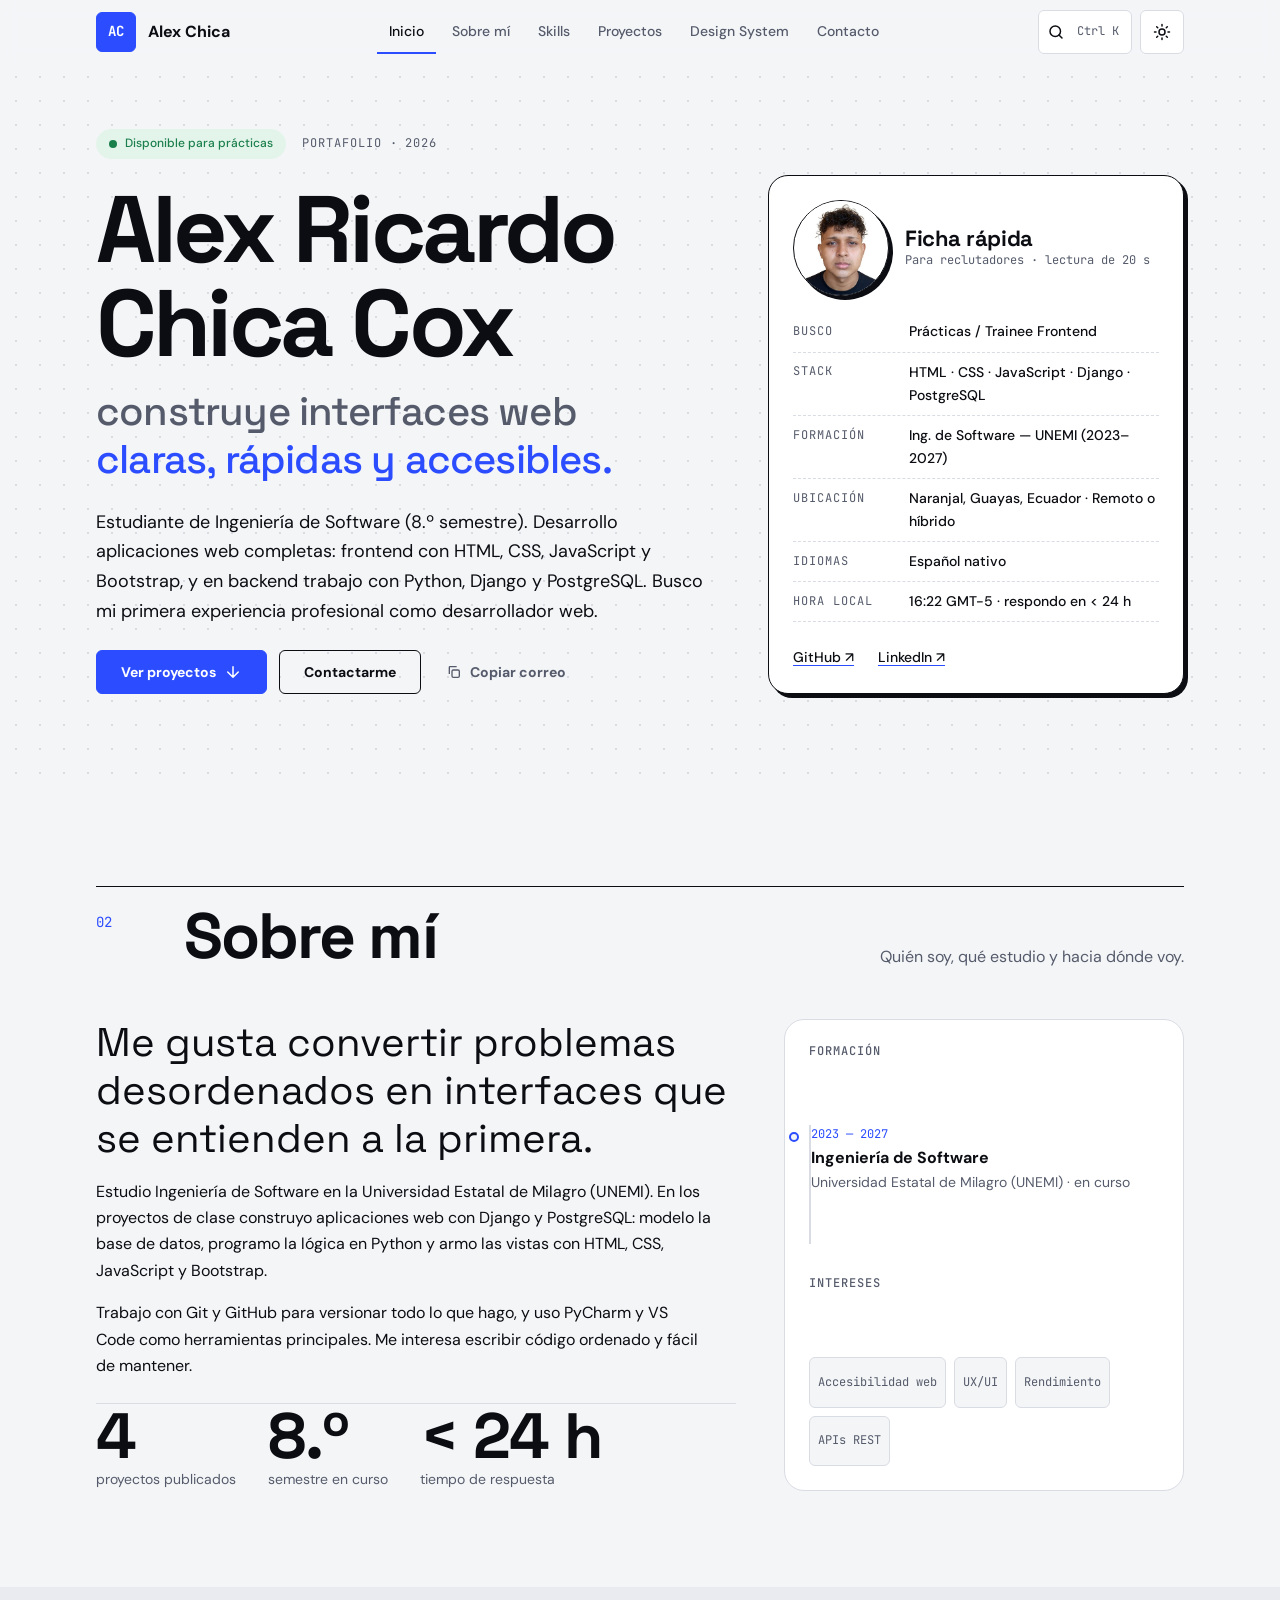
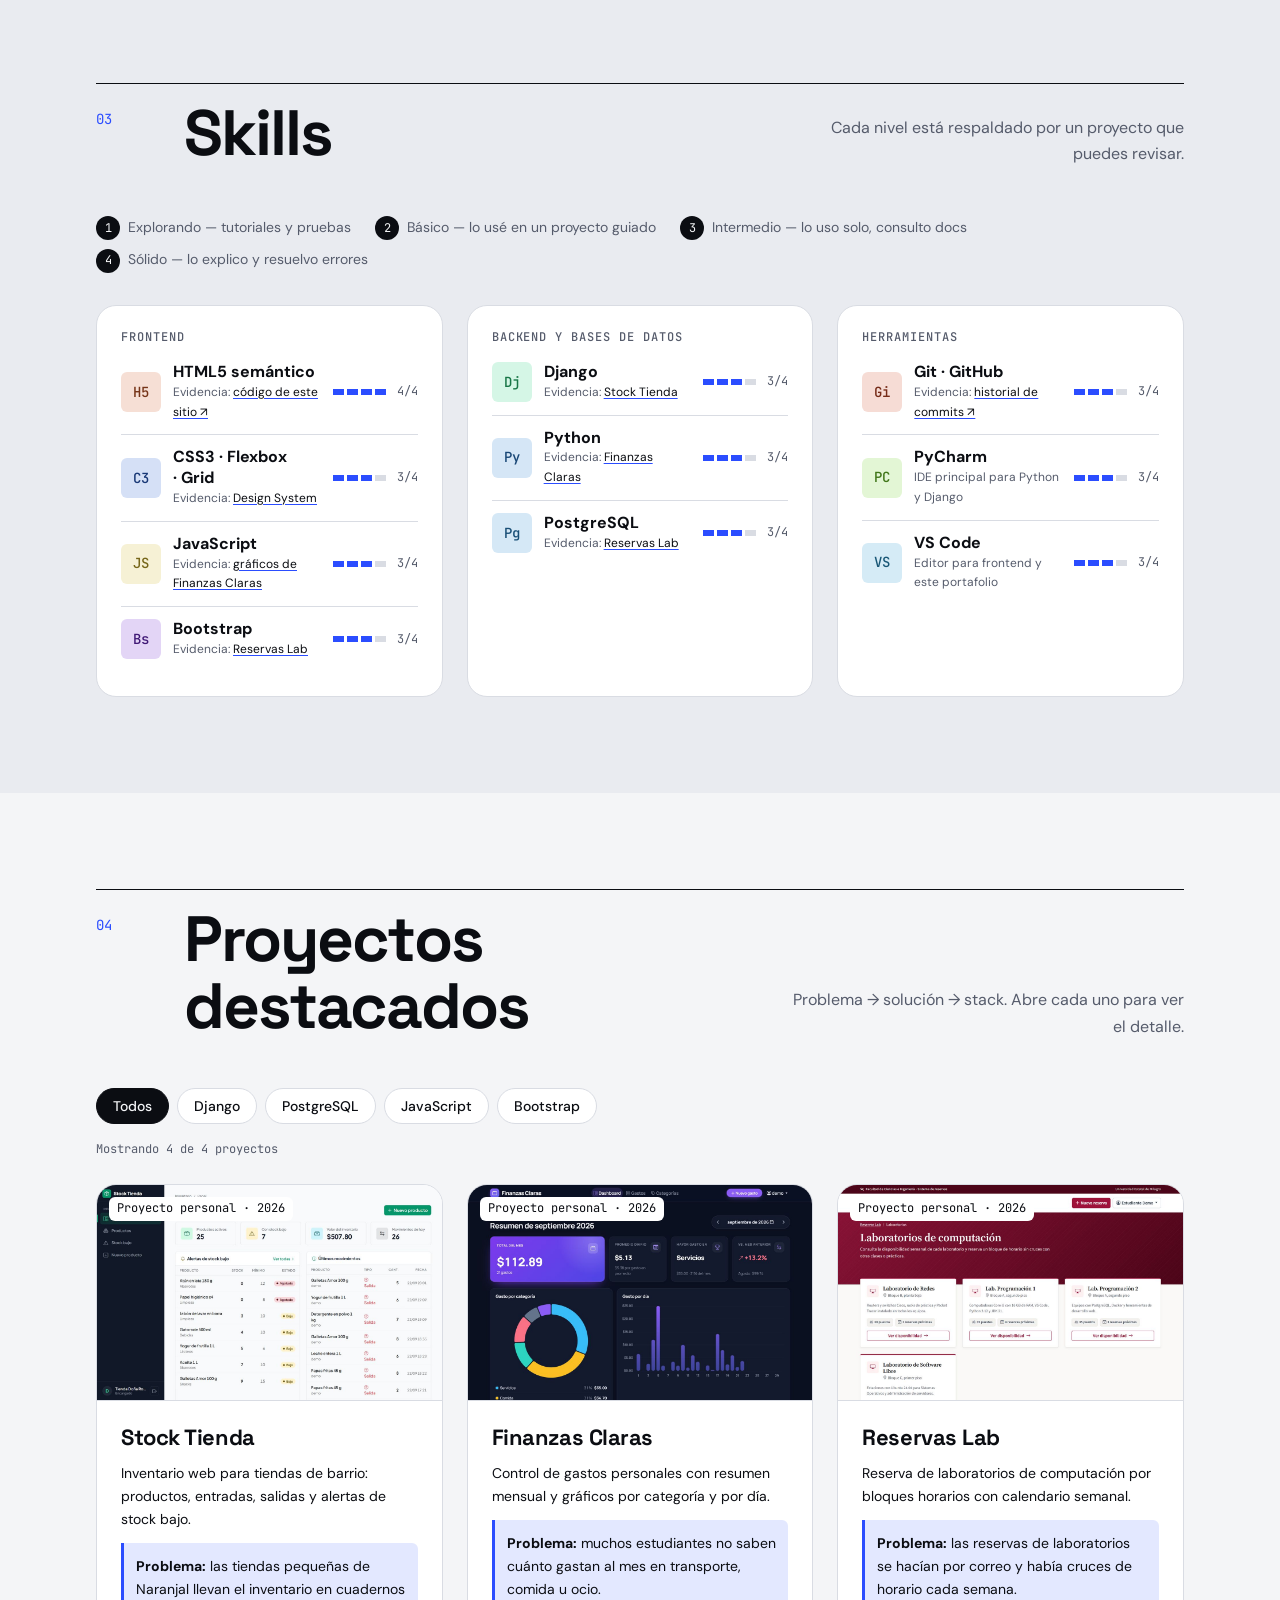
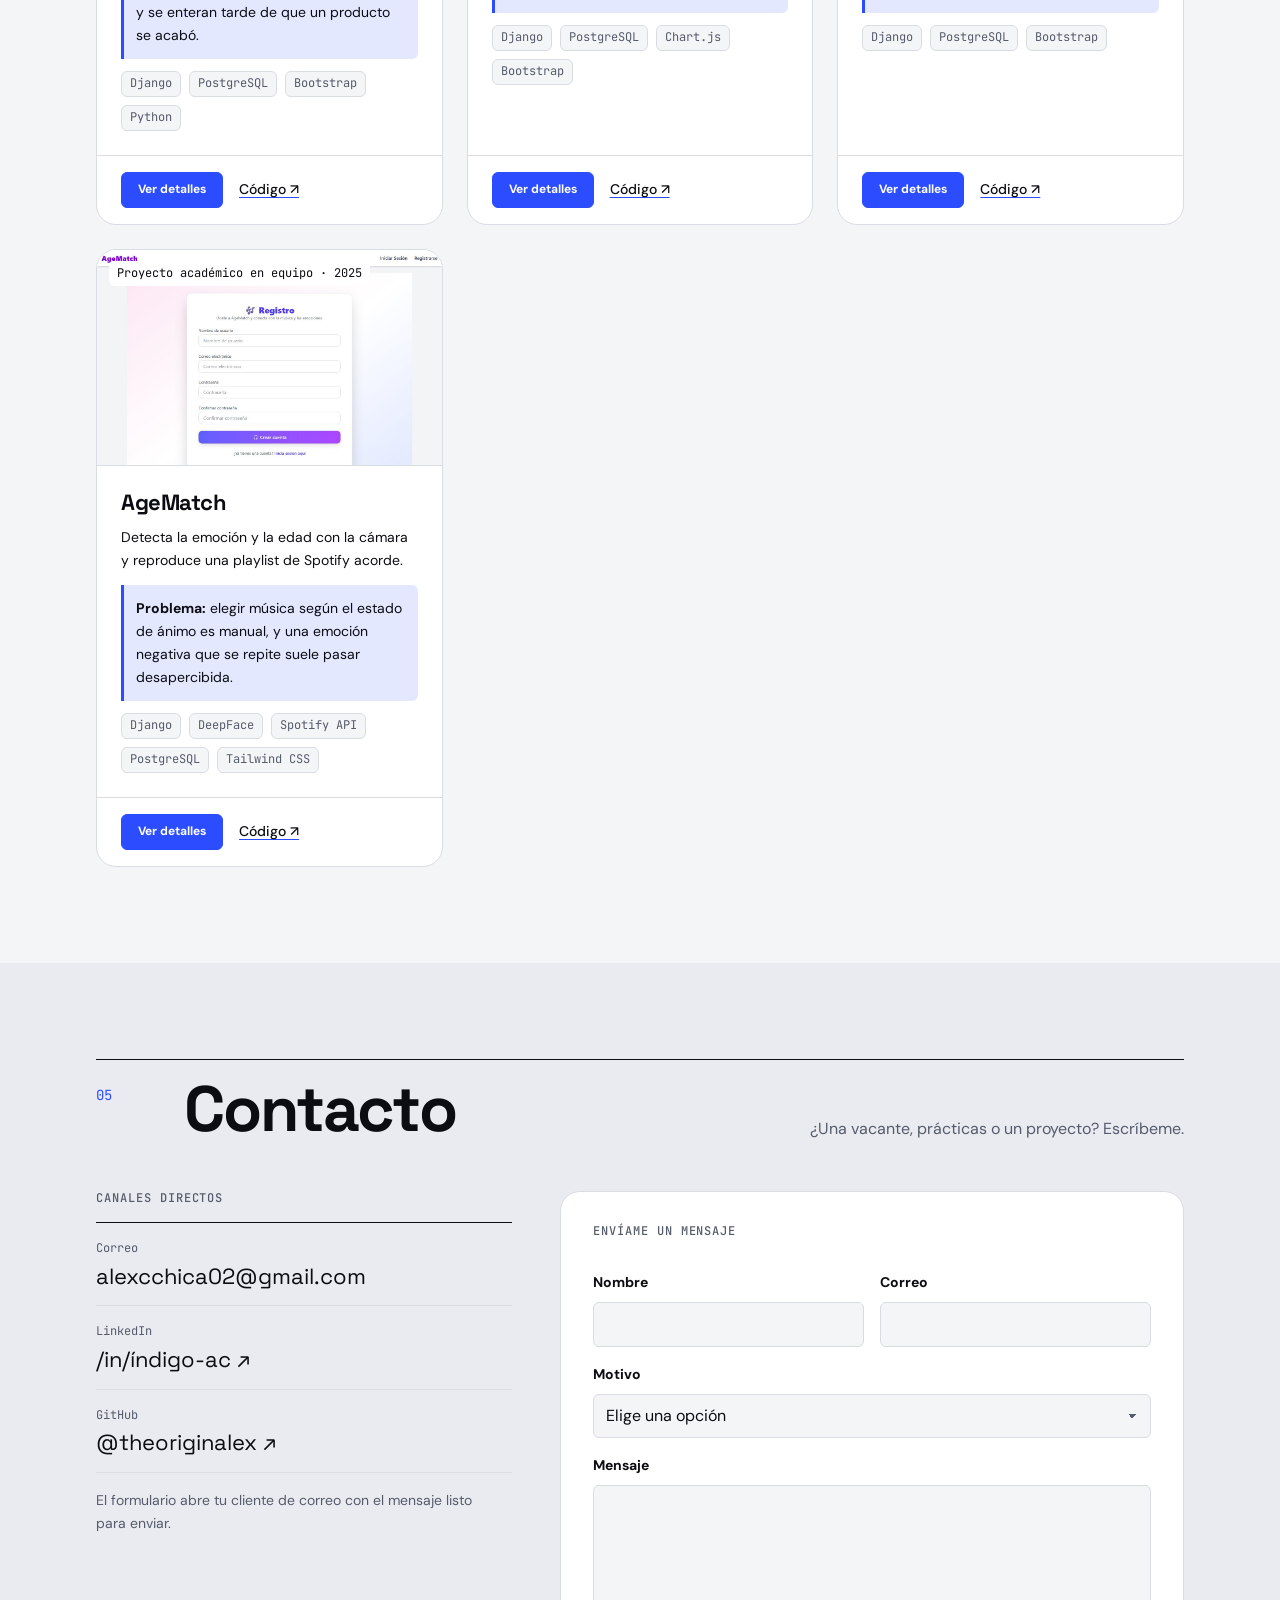
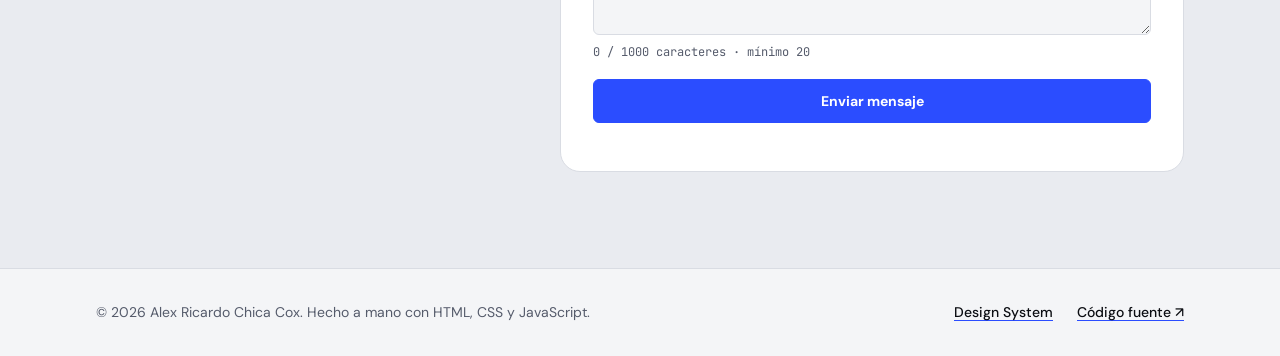
<file: index.html>
<!DOCTYPE html>
<html lang="es">
<head>
  <meta charset="UTF-8">
  <meta name="viewport" content="width=device-width, initial-scale=1.0">
  <title>Alex Chica — Desarrollador Web</title>
  <meta name="description" content="Portafolio de Alex Ricardo Chica Cox: estudiante de Ingeniería de Software enfocado en desarrollo web. Proyectos, habilidades y contacto.">
  <meta name="theme-color" content="#f4f5f7">
  <link rel="icon" href="assets/icons/favicon.svg" type="image/svg+xml">

  <link rel="preconnect" href="https://fonts.googleapis.com">
  <link rel="preconnect" href="https://fonts.gstatic.com" crossorigin>
  <link rel="stylesheet" href="https://fonts.googleapis.com/css2?family=DM+Sans:opsz,wght@9..40,400;9..40,500;9..40,700&family=JetBrains+Mono:wght@400;500&family=Space+Grotesk:wght@500;700&display=swap">

  <link rel="stylesheet" href="css/tokens.css">
  <link rel="stylesheet" href="css/base.css">
  <link rel="stylesheet" href="css/layout.css">
  <link rel="stylesheet" href="css/components.css">

  <script src="js/theme-init.js"></script>
  <script src="js/theme.js" defer></script>
  <script src="js/navigation.js" defer></script>
  <script src="js/projects.js" defer></script>
  <script src="js/contact.js" defer></script>
  <script src="js/command-palette.js" defer></script>
  <script src="js/effects.js" defer></script>
</head>
<body>
  <a class="skip-link" href="#contenido">Saltar al contenido</a>

  <header class="site-header" data-header>
    <div class="container site-header__inner">
      <a class="brand" href="#inicio" aria-label="Alex Chica, ir al inicio">
        <span class="brand__mark" aria-hidden="true">AC</span>
        <span class="brand__name">Alex Chica</span>
      </a>

      <nav class="nav" aria-label="Principal">
        <ul class="nav__list" id="nav-list" data-nav-list>
          <li><a class="nav__link" href="#inicio">Inicio</a></li>
          <li><a class="nav__link" href="#sobre-mi">Sobre mí</a></li>
          <li><a class="nav__link" href="#skills">Skills</a></li>
          <li><a class="nav__link" href="#proyectos">Proyectos</a></li>
          <li><a class="nav__link" href="design-system.html">Design System</a></li>
          <li><a class="nav__link" href="#contacto">Contacto</a></li>
        </ul>
      </nav>

      <div class="site-header__actions">
        <button class="icon-button palette-trigger" type="button" data-palette-open aria-label="Abrir buscador de comandos (Ctrl + K)">
          <svg aria-hidden="true" viewBox="0 0 24 24" width="18" height="18"><circle cx="11" cy="11" r="7" fill="none" stroke="currentColor" stroke-width="2"/><path d="m20 20-4-4" stroke="currentColor" stroke-width="2" stroke-linecap="round"/></svg>
          <kbd class="palette-trigger__kbd">Ctrl K</kbd>
        </button>
        <button class="icon-button" type="button" data-theme-toggle aria-label="Cambiar a tema oscuro">
          <svg class="icon-sun" aria-hidden="true" viewBox="0 0 24 24" width="18" height="18"><circle cx="12" cy="12" r="4" fill="none" stroke="currentColor" stroke-width="2"/><path d="M12 2v2M12 20v2M4.9 4.9l1.4 1.4M17.7 17.7l1.4 1.4M2 12h2M20 12h2M4.9 19.1l1.4-1.4M17.7 6.3l1.4-1.4" stroke="currentColor" stroke-width="2" stroke-linecap="round"/></svg>
          <svg class="icon-moon" aria-hidden="true" viewBox="0 0 24 24" width="18" height="18"><path d="M20 14.5A8 8 0 0 1 9.5 4a8 8 0 1 0 10.5 10.5Z" fill="none" stroke="currentColor" stroke-width="2" stroke-linejoin="round"/></svg>
        </button>
        <button class="icon-button nav-toggle" type="button" data-nav-toggle aria-controls="nav-list" aria-expanded="false" aria-label="Abrir menú">
          <span class="nav-toggle__bars" aria-hidden="true"></span>
        </button>
      </div>
    </div>
  </header>

  <main id="contenido">
    <section class="hero" id="inicio" aria-labelledby="hero-title">
      <div class="container hero__grid">
        <div class="hero__intro">
          <p class="hero__meta">
            <span class="status-pill"><span class="status-pill__dot" aria-hidden="true"></span>Disponible para prácticas</span>
            <span class="hero__meta-text">Portafolio · <span data-year>2026</span></span>
          </p>

          <h1 class="hero__title" id="hero-title">
            Alex Ricardo Chica Cox
            <span class="hero__role">construye interfaces web <em>claras, rápidas y accesibles.</em></span>
          </h1>

          <p class="hero__lead">
            Estudiante de Ingeniería de Software (8.º semestre). Desarrollo aplicaciones web completas: frontend con HTML, CSS, JavaScript y Bootstrap,
            y en backend trabajo con Python, Django y PostgreSQL. Busco mi primera experiencia profesional como desarrollador web.
          </p>

          <div class="hero__actions">
            <a class="button button--primary" href="#proyectos">
              Ver proyectos
              <svg aria-hidden="true" viewBox="0 0 24 24" width="18" height="18"><path d="M12 5v14M5 12l7 7 7-7" fill="none" stroke="currentColor" stroke-width="2" stroke-linecap="round" stroke-linejoin="round"/></svg>
            </a>
            <a class="button button--secondary" href="#contacto">Contactarme</a>
            <button class="button button--ghost" type="button" data-copy="alexcchica02@gmail.com">
              <svg aria-hidden="true" viewBox="0 0 24 24" width="16" height="16"><rect x="9" y="9" width="11" height="11" rx="2" fill="none" stroke="currentColor" stroke-width="2"/><path d="M5 15V5a1 1 0 0 1 1-1h10" fill="none" stroke="currentColor" stroke-width="2"/></svg>
              Copiar correo
            </button>
          </div>
        </div>

        <aside class="spec-card" aria-labelledby="spec-title">
          <header class="spec-card__header">
            <figure class="spec-card__avatar">
              <img src="assets/img/alex-chica.jpg" alt="Fotografía de Alex Ricardo Chica Cox" width="413" height="553">
            </figure>
            <div>
              <h2 class="spec-card__title" id="spec-title">Ficha rápida</h2>
              <p class="spec-card__hint">Para reclutadores · lectura de 20 s</p>
            </div>
          </header>

          <dl class="spec-list">
            <div class="spec-list__row">
              <dt>Busco</dt>
              <dd>Prácticas / Trainee Frontend</dd>
            </div>
            <div class="spec-list__row">
              <dt>Stack</dt>
              <dd>HTML · CSS · JavaScript · Django · PostgreSQL</dd>
            </div>
            <div class="spec-list__row">
              <dt>Formación</dt>
              <dd>Ing. de Software — UNEMI (2023–2027)</dd>
            </div>
            <div class="spec-list__row">
              <dt>Ubicación</dt>
              <dd>Naranjal, Guayas, Ecuador · Remoto o híbrido</dd>
            </div>
            <div class="spec-list__row">
              <dt>Idiomas</dt>
              <dd>Español nativo</dd>
            </div>
            <div class="spec-list__row">
              <dt>Hora local</dt>
              <dd><time data-clock>--:--</time> · respondo en &lt; 24 h</dd>
            </div>
          </dl>

          <footer class="spec-card__footer">
            <a class="text-link" href="https://github.com/theoriginalex" target="_blank" rel="noopener noreferrer">GitHub ↗</a>
            <a class="text-link" href="https://www.linkedin.com/in/%C3%ADndigo-ac-18b755331" target="_blank" rel="noopener noreferrer">LinkedIn ↗</a>
          </footer>
        </aside>
      </div>
    </section>

    <section class="section" id="sobre-mi" aria-labelledby="about-title">
      <div class="container">
        <header class="section-head reveal">
          <p class="section-head__index" aria-hidden="true">02</p>
          <h2 class="section-head__title" id="about-title">Sobre mí</h2>
          <p class="section-head__note">Quién soy, qué estudio y hacia dónde voy.</p>
        </header>

        <div class="about">
          <div class="about__text reveal">
            <p class="about__lead">
              Me gusta convertir problemas desordenados en interfaces que se entienden a la primera.
            </p>
            <p>
              Estudio Ingeniería de Software en la Universidad Estatal de Milagro (UNEMI). En los proyectos de clase construyo
              aplicaciones web con Django y PostgreSQL: modelo la base de datos, programo la lógica en Python y armo
              las vistas con HTML, CSS, JavaScript y Bootstrap.
            </p>
            <p>
              Trabajo con Git y GitHub para versionar todo lo que hago, y uso PyCharm y VS Code como herramientas
              principales. Me interesa escribir código ordenado y fácil de mantener.
            </p>

            <ul class="fact-list" aria-label="Datos clave">
              <li class="fact-list__item"><strong class="fact-list__value">4</strong> proyectos publicados</li>
              <li class="fact-list__item"><strong class="fact-list__value">8.º</strong> semestre en curso</li>
              <li class="fact-list__item"><strong class="fact-list__value">&lt; 24 h</strong> tiempo de respuesta</li>
            </ul>
          </div>

          <aside class="timeline-card reveal" aria-labelledby="education-title">
            <h3 class="timeline-card__title" id="education-title">Formación</h3>
            <ol class="timeline">
              <li class="timeline__item">
                <p class="timeline__date">2023 — 2027</p>
                <p class="timeline__what">Ingeniería de Software</p>
                <p class="timeline__where">Universidad Estatal de Milagro (UNEMI) · en curso</p>
              </li>
            </ol>

            <h3 class="timeline-card__title">Intereses</h3>
            <ul class="tag-list" aria-label="Intereses académicos">
              <li class="tag">Accesibilidad web</li>
              <li class="tag">UX/UI</li>
              <li class="tag">Rendimiento</li>
              <li class="tag">APIs REST</li>
            </ul>
          </aside>
        </div>
      </div>
    </section>

    <section class="section section--alt" id="skills" aria-labelledby="skills-title">
      <div class="container">
        <header class="section-head reveal">
          <p class="section-head__index" aria-hidden="true">03</p>
          <h2 class="section-head__title" id="skills-title">Skills</h2>
          <p class="section-head__note">Cada nivel está respaldado por un proyecto que puedes revisar.</p>
        </header>

        <aside class="level-legend reveal" aria-labelledby="legend-title">
          <h3 class="visually-hidden" id="legend-title">Cómo leer los niveles</h3>
          <ol class="level-legend__list">
            <li><span class="level-legend__n">1</span> Explorando — tutoriales y pruebas</li>
            <li><span class="level-legend__n">2</span> Básico — lo usé en un proyecto guiado</li>
            <li><span class="level-legend__n">3</span> Intermedio — lo uso solo, consulto docs</li>
            <li><span class="level-legend__n">4</span> Sólido — lo explico y resuelvo errores</li>
          </ol>
        </aside>

        <div class="skills-grid">
          <article class="skill-group reveal" aria-labelledby="sg-frontend">
            <h3 class="skill-group__title" id="sg-frontend">Frontend</h3>
            <ul class="skill-group__list">
              <li class="skill">
                <span class="skill__icon" style="--skill-hue: 18" aria-hidden="true">H5</span>
                <div class="skill__body">
                  <p class="skill__name">HTML5 semántico</p>
                  <p class="skill__proof">Evidencia: <a href="https://github.com/theoriginalex/Portafolio" target="_blank" rel="noopener noreferrer">código de este sitio ↗</a></p>
                </div>
                <span class="level" data-level="4"><span class="visually-hidden">Nivel 4 de 4: sólido</span></span>
              </li>
              <li class="skill">
                <span class="skill__icon" style="--skill-hue: 220" aria-hidden="true">C3</span>
                <div class="skill__body">
                  <p class="skill__name">CSS3 · Flexbox · Grid</p>
                  <p class="skill__proof">Evidencia: <a href="design-system.html">Design System</a></p>
                </div>
                <span class="level" data-level="3"><span class="visually-hidden">Nivel 3 de 4: intermedio</span></span>
              </li>
              <li class="skill">
                <span class="skill__icon" style="--skill-hue: 50" aria-hidden="true">JS</span>
                <div class="skill__body">
                  <p class="skill__name">JavaScript</p>
                  <p class="skill__proof">Evidencia: <a href="#proyecto-finanzas">gráficos de Finanzas Claras</a></p>
                </div>
                <span class="level" data-level="3"><span class="visually-hidden">Nivel 3 de 4: intermedio</span></span>
              </li>
              <li class="skill">
                <span class="skill__icon" style="--skill-hue: 265" aria-hidden="true">Bs</span>
                <div class="skill__body">
                  <p class="skill__name">Bootstrap</p>
                  <p class="skill__proof">Evidencia: <a href="#proyecto-reservas">Reservas Lab</a></p>
                </div>
                <span class="level" data-level="3"><span class="visually-hidden">Nivel 3 de 4: intermedio</span></span>
              </li>
            </ul>
          </article>

          <article class="skill-group reveal" aria-labelledby="sg-backend">
            <h3 class="skill-group__title" id="sg-backend">Backend y bases de datos</h3>
            <ul class="skill-group__list">
              <li class="skill">
                <span class="skill__icon" style="--skill-hue: 150" aria-hidden="true">Dj</span>
                <div class="skill__body">
                  <p class="skill__name">Django</p>
                  <p class="skill__proof">Evidencia: <a href="#proyecto-stock">Stock Tienda</a></p>
                </div>
                <span class="level" data-level="3"><span class="visually-hidden">Nivel 3 de 4: intermedio</span></span>
              </li>
              <li class="skill">
                <span class="skill__icon" style="--skill-hue: 210" aria-hidden="true">Py</span>
                <div class="skill__body">
                  <p class="skill__name">Python</p>
                  <p class="skill__proof">Evidencia: <a href="#proyecto-finanzas">Finanzas Claras</a></p>
                </div>
                <span class="level" data-level="3"><span class="visually-hidden">Nivel 3 de 4: intermedio</span></span>
              </li>
              <li class="skill">
                <span class="skill__icon" style="--skill-hue: 205" aria-hidden="true">Pg</span>
                <div class="skill__body">
                  <p class="skill__name">PostgreSQL</p>
                  <p class="skill__proof">Evidencia: <a href="#proyecto-reservas">Reservas Lab</a></p>
                </div>
                <span class="level" data-level="3"><span class="visually-hidden">Nivel 3 de 4: intermedio</span></span>
              </li>
            </ul>
          </article>

          <article class="skill-group reveal" aria-labelledby="sg-tools">
            <h3 class="skill-group__title" id="sg-tools">Herramientas</h3>
            <ul class="skill-group__list">
              <li class="skill">
                <span class="skill__icon" style="--skill-hue: 12" aria-hidden="true">Gi</span>
                <div class="skill__body">
                  <p class="skill__name">Git · GitHub</p>
                  <p class="skill__proof">Evidencia: <a href="https://github.com/theoriginalex" target="_blank" rel="noopener noreferrer">historial de commits ↗</a></p>
                </div>
                <span class="level" data-level="3"><span class="visually-hidden">Nivel 3 de 4: intermedio</span></span>
              </li>
              <li class="skill">
                <span class="skill__icon" style="--skill-hue: 95" aria-hidden="true">PC</span>
                <div class="skill__body">
                  <p class="skill__name">PyCharm</p>
                  <p class="skill__proof">IDE principal para Python y Django</p>
                </div>
                <span class="level" data-level="3"><span class="visually-hidden">Nivel 3 de 4: intermedio</span></span>
              </li>
              <li class="skill">
                <span class="skill__icon" style="--skill-hue: 200" aria-hidden="true">VS</span>
                <div class="skill__body">
                  <p class="skill__name">VS Code</p>
                  <p class="skill__proof">Editor para frontend y este portafolio</p>
                </div>
                <span class="level" data-level="3"><span class="visually-hidden">Nivel 3 de 4: intermedio</span></span>
              </li>
            </ul>
          </article>
        </div>
      </div>
    </section>

    <section class="section" id="proyectos" aria-labelledby="projects-title">
      <div class="container">
        <header class="section-head reveal">
          <p class="section-head__index" aria-hidden="true">04</p>
          <h2 class="section-head__title" id="projects-title">Proyectos destacados</h2>
          <p class="section-head__note">Problema → solución → stack. Abre cada uno para ver el detalle.</p>
        </header>

        <div class="filter-bar" role="group" aria-label="Filtrar proyectos por tecnología" data-filter-bar>
          <button class="chip" type="button" data-filter="all" aria-pressed="true">Todos</button>
          <button class="chip" type="button" data-filter="django" aria-pressed="false">Django</button>
          <button class="chip" type="button" data-filter="postgresql" aria-pressed="false">PostgreSQL</button>
          <button class="chip" type="button" data-filter="javascript" aria-pressed="false">JavaScript</button>
          <button class="chip" type="button" data-filter="bootstrap" aria-pressed="false">Bootstrap</button>
        </div>
        <p class="filter-status" aria-live="polite" data-filter-status>Mostrando 4 de 4 proyectos</p>

        <div class="projects-grid" data-projects>
          <article class="project-card" id="proyecto-stock" data-tags="django postgresql bootstrap">
            <figure class="project-card__media">
              <img src="assets/img/proyecto-stock.jpg" alt="Panel de Stock Tienda con indicadores de inventario, alertas de stock bajo y últimos movimientos" width="1200" height="750" loading="lazy">
              <figcaption class="project-card__caption">Proyecto personal · 2026</figcaption>
            </figure>
            <div class="project-card__body">
              <h3 class="project-card__title">Stock Tienda</h3>
              <p class="project-card__desc">Inventario web para tiendas de barrio: productos, entradas, salidas y alertas de stock bajo.</p>
              <p class="project-card__problem"><strong>Problema:</strong> las tiendas pequeñas de Naranjal llevan el inventario en cuadernos y se enteran tarde de que un producto se acabó.</p>
              <ul class="tag-list" aria-label="Tecnologías">
                <li class="tag">Django</li>
                <li class="tag">PostgreSQL</li>
                <li class="tag">Bootstrap</li>
                <li class="tag">Python</li>
              </ul>
            </div>
            <footer class="project-card__footer">
              <button class="button button--small button--primary" type="button" data-project-open>Ver detalles</button>
              <a class="text-link" href="https://github.com/theoriginalex/Stock-Tienda" target="_blank" rel="noopener noreferrer">Código ↗</a>
            </footer>
            <template data-project-details>
              <h3>La solución</h3>
              <p>Aplicación Django donde el stock solo cambia mediante movimientos de entrada o salida. Cada movimiento se guarda dentro de una transacción y una salida mayor al stock disponible se rechaza con un mensaje claro.</p>
              <h3>Funcionalidades</h3>
              <ul>
                <li>Panel con productos activos, stock bajo, valor del inventario y movimientos del día.</li>
                <li>Búsqueda por nombre o código, filtro por categoría y por stock bajo, con paginación.</li>
                <li>Historial de movimientos por producto y estados OK / Bajo / Agotado.</li>
                <li>14 pruebas automatizadas con el framework de tests de Django.</li>
              </ul>
              <h3>Qué aprendí</h3>
              <p>Usar transacciones y expresiones F() para evitar errores de concurrencia en el stock, y restricciones a nivel de base de datos.</p>
            </template>
          </article>
          <article class="project-card" id="proyecto-finanzas" data-tags="django postgresql bootstrap javascript">
            <figure class="project-card__media">
              <img src="assets/img/proyecto-finanzas.jpg" alt="Dashboard de Finanzas Claras con total del mes, gráfico de dona por categoría y gráfico de barras de gasto diario" width="1200" height="750" loading="lazy">
              <figcaption class="project-card__caption">Proyecto personal · 2026</figcaption>
            </figure>
            <div class="project-card__body">
              <h3 class="project-card__title">Finanzas Claras</h3>
              <p class="project-card__desc">Control de gastos personales con resumen mensual y gráficos por categoría y por día.</p>
              <p class="project-card__problem"><strong>Problema:</strong> muchos estudiantes no saben cuánto gastan al mes en transporte, comida u ocio.</p>
              <ul class="tag-list" aria-label="Tecnologías">
                <li class="tag">Django</li>
                <li class="tag">PostgreSQL</li>
                <li class="tag">Chart.js</li>
                <li class="tag">Bootstrap</li>
              </ul>
            </div>
            <footer class="project-card__footer">
              <button class="button button--small button--primary" type="button" data-project-open>Ver detalles</button>
              <a class="text-link" href="https://github.com/theoriginalex/Finanzas-Claras" target="_blank" rel="noopener noreferrer">Código ↗</a>
            </footer>
            <template data-project-details>
              <h3>La solución</h3>
              <p>Aplicación Django con registro de usuarios; cada persona ve solo sus propios gastos. El dashboard calcula los totales con agregaciones del ORM y los muestra con Chart.js.</p>
              <h3>Funcionalidades</h3>
              <ul>
                <li>Registro e inicio de sesión; al crear la cuenta se generan categorías por defecto.</li>
                <li>Dashboard mensual: total, promedio diario, categoría con más gasto y comparación con el mes anterior.</li>
                <li>CRUD de gastos y categorías con filtros por mes y categoría.</li>
                <li>19 pruebas automatizadas, incluida la protección de datos entre usuarios.</li>
              </ul>
              <h3>Qué aprendí</h3>
              <p>Agregaciones con Sum, Avg y TruncDay, cómo pasar datos de Django a JavaScript de forma segura con json_script, y filtrar siempre por el usuario autenticado.</p>
            </template>
          </article>
          <article class="project-card" id="proyecto-reservas" data-tags="django postgresql bootstrap">
            <figure class="project-card__media">
              <img src="assets/img/proyecto-reservas.jpg" alt="Página de inicio de Reservas Lab con las tarjetas de los laboratorios de computación de la facultad" width="1200" height="750" loading="lazy">
              <figcaption class="project-card__caption">Proyecto personal · 2026</figcaption>
            </figure>
            <div class="project-card__body">
              <h3 class="project-card__title">Reservas Lab</h3>
              <p class="project-card__desc">Reserva de laboratorios de computación por bloques horarios con calendario semanal.</p>
              <p class="project-card__problem"><strong>Problema:</strong> las reservas de laboratorios se hacían por correo y había cruces de horario cada semana.</p>
              <ul class="tag-list" aria-label="Tecnologías">
                <li class="tag">Django</li>
                <li class="tag">PostgreSQL</li>
                <li class="tag">Bootstrap</li>
              </ul>
            </div>
            <footer class="project-card__footer">
              <button class="button button--small button--primary" type="button" data-project-open>Ver detalles</button>
              <a class="text-link" href="https://github.com/theoriginalex/Reservas-Lab" target="_blank" rel="noopener noreferrer">Código ↗</a>
            </footer>
            <template data-project-details>
              <h3>La solución</h3>
              <p>Aplicación Django que valida en el modelo que una reserva no se cruce con otra del mismo laboratorio, y muestra la disponibilidad en un calendario semanal de lunes a sábado.</p>
              <h3>Funcionalidades</h3>
              <ul>
                <li>Calendario semanal por laboratorio con navegación entre semanas.</li>
                <li>Validación de cruces de horario, horario permitido y fechas pasadas.</li>
                <li>Sección "Mis reservas" para cancelar, y aprobación de reservas desde el admin de Django.</li>
                <li>18 pruebas automatizadas de validaciones y vistas.</li>
              </ul>
              <h3>Qué aprendí</h3>
              <p>Validaciones de negocio en el método clean() del modelo, consultas de solapamiento de horarios y personalizar el admin de Django con acciones.</p>
            </template>
          </article>
          <article class="project-card" id="proyecto-agematch" data-tags="django postgresql javascript">
            <figure class="project-card__media">
              <img src="assets/img/proyecto-agematch.jpg" alt="Pantalla de registro de AgeMatch, app que recomienda música de Spotify según la emoción detectada" width="1200" height="750" loading="lazy">
              <figcaption class="project-card__caption">Proyecto académico en equipo · 2025</figcaption>
            </figure>
            <div class="project-card__body">
              <h3 class="project-card__title">AgeMatch</h3>
              <p class="project-card__desc">Detecta la emoción y la edad con la cámara y reproduce una playlist de Spotify acorde.</p>
              <p class="project-card__problem"><strong>Problema:</strong> elegir música según el estado de ánimo es manual, y una emoción negativa que se repite suele pasar desapercibida.</p>
              <ul class="tag-list" aria-label="Tecnologías">
                <li class="tag">Django</li>
                <li class="tag">DeepFace</li>
                <li class="tag">Spotify API</li>
                <li class="tag">PostgreSQL</li>
                <li class="tag">Tailwind CSS</li>
              </ul>
            </div>
            <footer class="project-card__footer">
              <button class="button button--small button--primary" type="button" data-project-open>Ver detalles</button>
              <a class="text-link" href="https://github.com/theoriginalex/AgeMatch" target="_blank" rel="noopener noreferrer">Código ↗</a>
            </footer>
            <template data-project-details>
              <h3>La solución</h3>
              <p>Aplicación Django que captura una foto desde la cámara del navegador, analiza el rostro con DeepFace para estimar edad y emoción, y según la emoción reproduce una playlist en la cuenta de Spotify del usuario.</p>
              <h3>Funcionalidades</h3>
              <ul>
                <li>Captura con la cámara (getUserMedia) y detección de rostro con varios detectores de respaldo: OpenCV, MTCNN y RetinaFace.</li>
                <li>Inicio de sesión con Spotify (OAuth 2.0), renovación del token y reproducción de la playlist asociada a cada emoción.</li>
                <li>Registro, inicio de sesión y recuperación de contraseña por correo.</li>
                <li>Estadísticas por usuario con Chart.js y aviso cuando la tristeza se repite varias veces.</li>
              </ul>
              <h3>Qué aprendí</h3>
              <p>Integrar un modelo de IA en una app web, trabajar con el flujo OAuth de una API externa y coordinar el código con Git en un equipo de tres personas.</p>
            </template>
          </article>
        </div>

        <p class="empty-state" data-empty-state hidden>No hay proyectos con esa tecnología todavía.</p>
      </div>
    </section>

    <section class="section section--alt" id="contacto" aria-labelledby="contact-title">
      <div class="container">
        <header class="section-head reveal">
          <p class="section-head__index" aria-hidden="true">05</p>
          <h2 class="section-head__title" id="contact-title">Contacto</h2>
          <p class="section-head__note">¿Una vacante, prácticas o un proyecto? Escríbeme.</p>
        </header>

        <div class="contact">
          <aside class="contact__info reveal" aria-labelledby="channels-title">
            <h3 class="contact__subtitle" id="channels-title">Canales directos</h3>
            <ul class="channel-list">
              <li>
                <a class="channel" href="mailto:alexcchica02@gmail.com">
                  <span class="channel__label">Correo</span>
                  <span class="channel__value">alexcchica02@gmail.com</span>
                </a>
              </li>
              <li>
                <a class="channel" href="https://www.linkedin.com/in/%C3%ADndigo-ac-18b755331" target="_blank" rel="noopener noreferrer">
                  <span class="channel__label">LinkedIn</span>
                  <span class="channel__value">/in/índigo-ac ↗</span>
                </a>
              </li>
              <li>
                <a class="channel" href="https://github.com/theoriginalex" target="_blank" rel="noopener noreferrer">
                  <span class="channel__label">GitHub</span>
                  <span class="channel__value">@theoriginalex ↗</span>
                </a>
              </li>
            </ul>
            <p class="contact__note">El formulario abre tu cliente de correo con el mensaje listo para enviar.</p>
          </aside>

          <form class="form reveal" data-contact-form novalidate aria-labelledby="form-title">
            <h3 class="contact__subtitle" id="form-title">Envíame un mensaje</h3>

            <div class="form__row">
              <div class="field">
                <label class="field__label" for="name">Nombre</label>
                <input class="input" id="name" name="name" type="text" autocomplete="name" required minlength="2" aria-describedby="name-error">
                <p class="field__error" id="name-error"></p>
              </div>
              <div class="field">
                <label class="field__label" for="email">Correo</label>
                <input class="input" id="email" name="email" type="email" autocomplete="email" required aria-describedby="email-error">
                <p class="field__error" id="email-error"></p>
              </div>
            </div>

            <div class="field">
              <label class="field__label" for="subject">Motivo</label>
              <select class="input select" id="subject" name="subject" required aria-describedby="subject-error">
                <option value="">Elige una opción</option>
                <option>Oferta de prácticas / empleo</option>
                <option>Proyecto freelance</option>
                <option>Otro</option>
              </select>
              <p class="field__error" id="subject-error"></p>
            </div>

            <div class="field">
              <label class="field__label" for="message">Mensaje</label>
              <textarea class="input textarea" id="message" name="message" rows="5" required minlength="20" maxlength="1000" aria-describedby="message-hint message-error"></textarea>
              <p class="field__hint" id="message-hint"><span data-char-count>0</span> / 1000 caracteres · mínimo 20</p>
              <p class="field__error" id="message-error"></p>
            </div>

            <button class="button button--primary" type="submit">Enviar mensaje</button>
            <p class="form__status" role="status" data-form-status></p>
          </form>
        </div>
      </div>
    </section>
  </main>

  <footer class="site-footer">
    <div class="container site-footer__inner">
      <p>© <span data-year>2026</span> Alex Ricardo Chica Cox. Hecho a mano con HTML, CSS y JavaScript.</p>
      <nav aria-label="Secundaria">
        <ul class="site-footer__links">
          <li><a class="text-link" href="design-system.html">Design System</a></li>
          <li><a class="text-link" href="https://github.com/theoriginalex/Portafolio" target="_blank" rel="noopener noreferrer">Código fuente ↗</a></li>
        </ul>
      </nav>
    </div>
  </footer>

  <button class="back-to-top" type="button" data-back-to-top aria-label="Volver al inicio" hidden>
    <svg aria-hidden="true" viewBox="0 0 24 24" width="20" height="20"><path d="M12 19V5M5 12l7-7 7 7" fill="none" stroke="currentColor" stroke-width="2" stroke-linecap="round" stroke-linejoin="round"/></svg>
  </button>

  <dialog class="modal" data-project-modal aria-labelledby="modal-title">
    <article class="modal__panel">
      <header class="modal__header">
        <h2 class="modal__title" id="modal-title">Proyecto</h2>
        <button class="icon-button" type="button" data-modal-close aria-label="Cerrar detalles">
          <svg aria-hidden="true" viewBox="0 0 24 24" width="18" height="18"><path d="M6 6l12 12M18 6 6 18" stroke="currentColor" stroke-width="2" stroke-linecap="round"/></svg>
        </button>
      </header>
      <img class="modal__image" src="assets/img/proyecto-portafolio.jpg" alt="" width="1200" height="750" data-modal-image>
      <div class="modal__content" data-modal-content></div>
      <footer class="modal__footer" data-modal-links></footer>
    </article>
  </dialog>

  <dialog class="palette" data-palette aria-labelledby="palette-title">
    <h2 class="visually-hidden" id="palette-title">Buscador de comandos</h2>
    <label class="visually-hidden" for="palette-input">Escribe para buscar una sección o acción</label>
    <input class="palette__input" id="palette-input" type="text" placeholder="Ir a… (proyectos, contacto, tema)" autocomplete="off" role="combobox" aria-expanded="true" aria-controls="palette-list" data-palette-input>
    <ul class="palette__list" id="palette-list" role="listbox" data-palette-list></ul>
    <p class="palette__hint"><kbd>↑</kbd><kbd>↓</kbd> navegar · <kbd>Enter</kbd> abrir · <kbd>Esc</kbd> cerrar</p>
  </dialog>

  <div class="toast" role="status" aria-live="polite" data-toast></div>
</body>
</html>
</file>
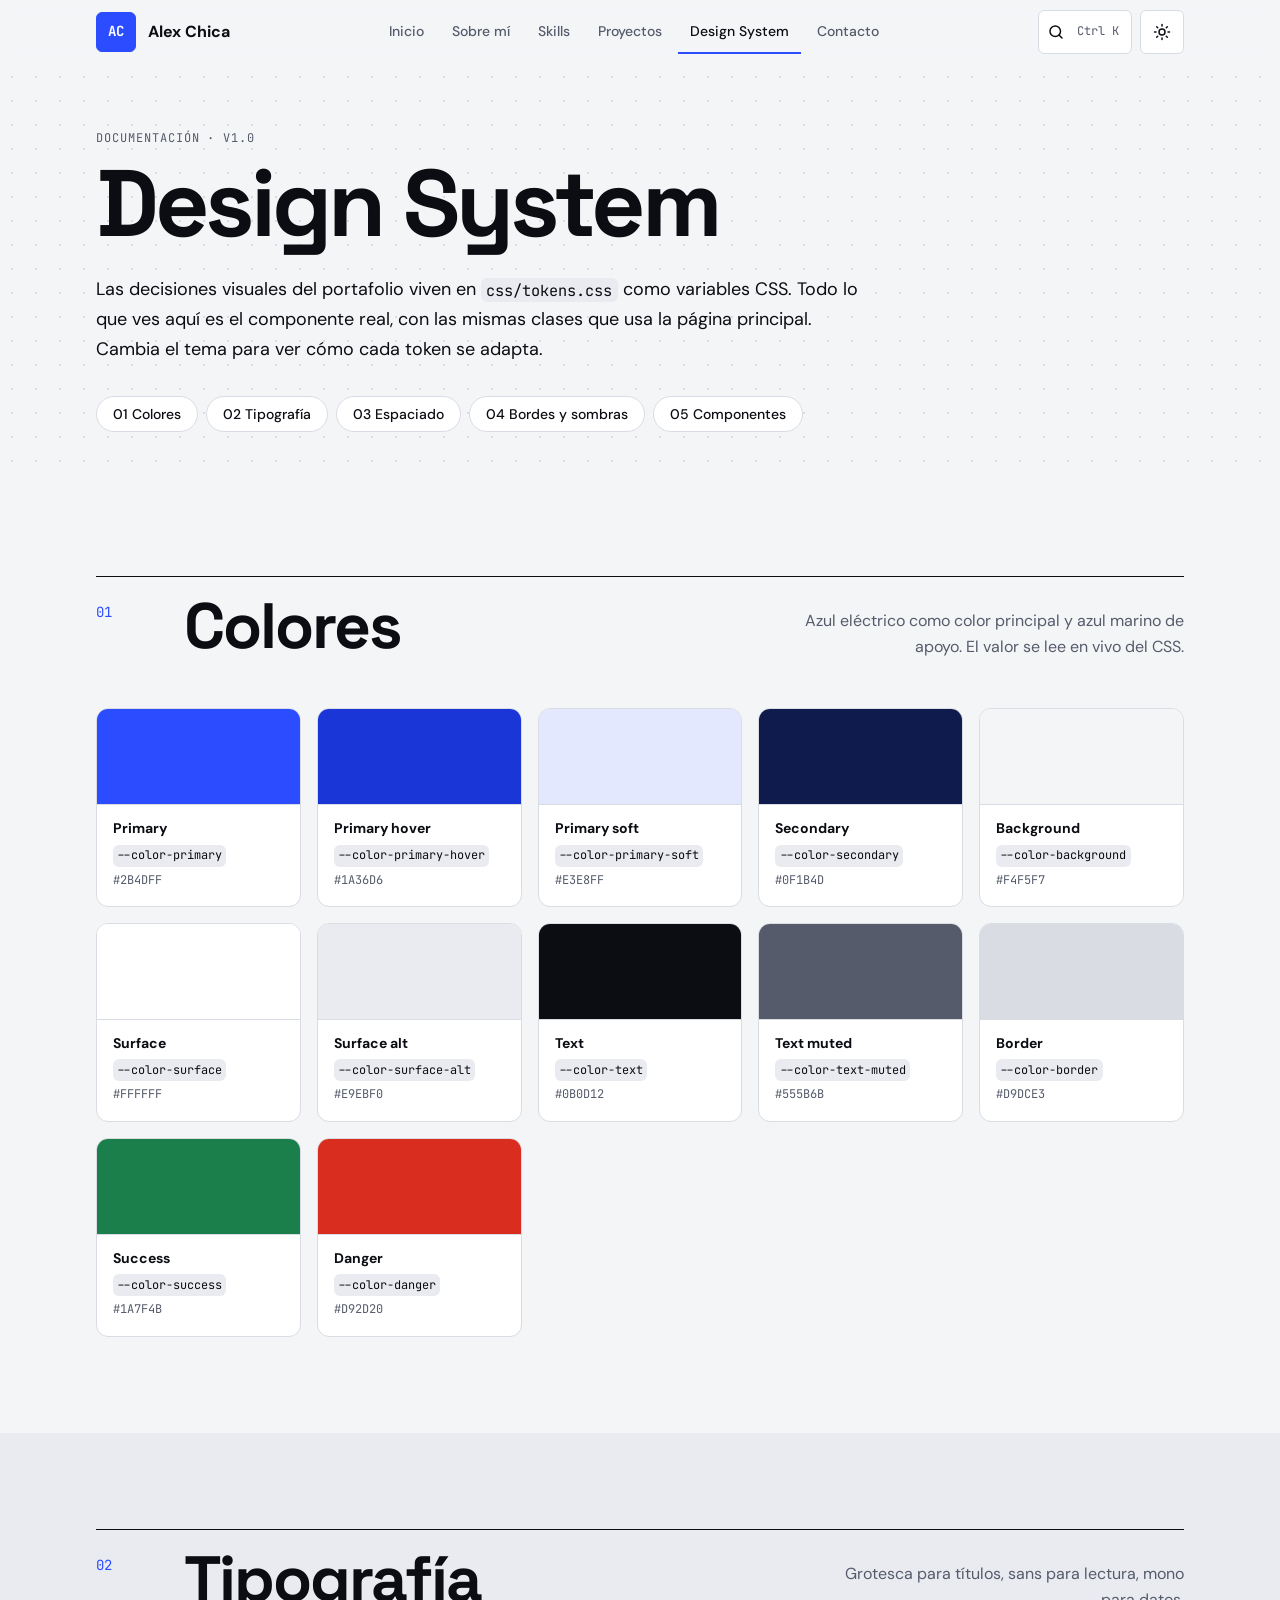
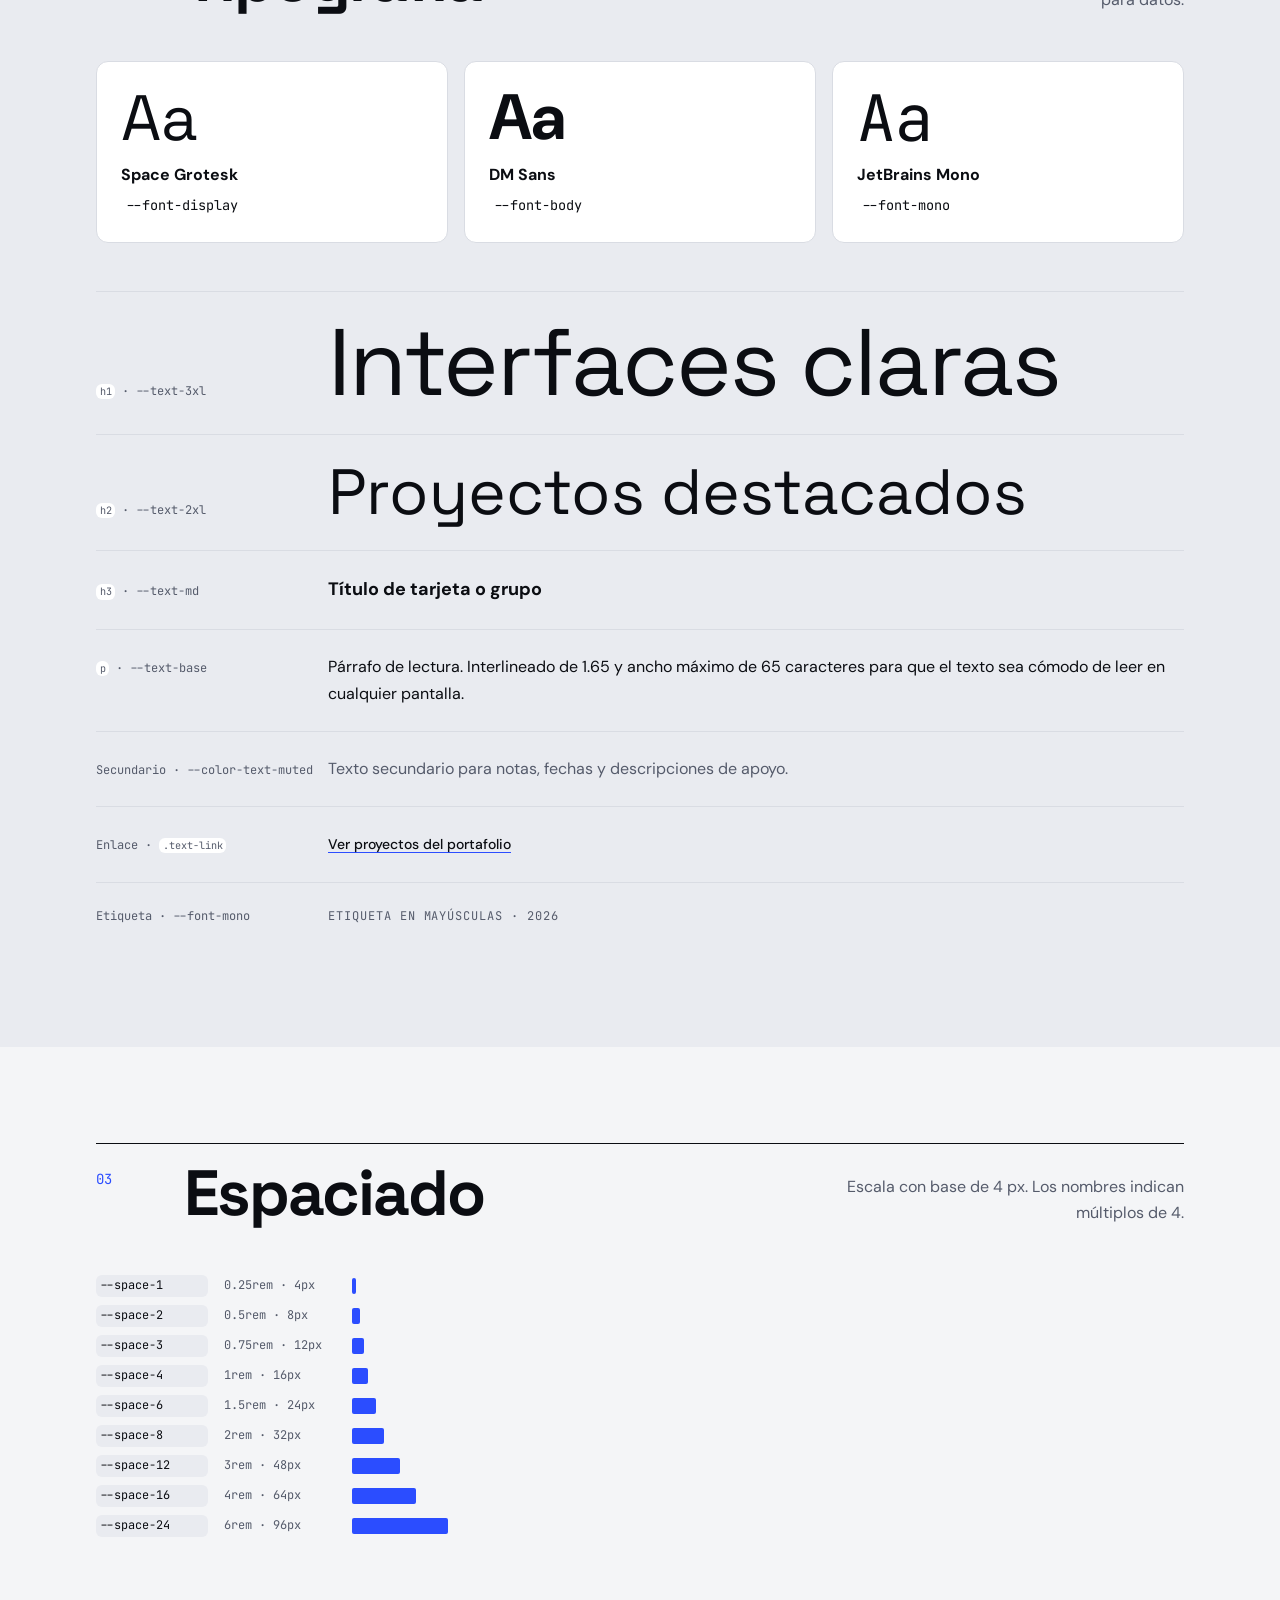
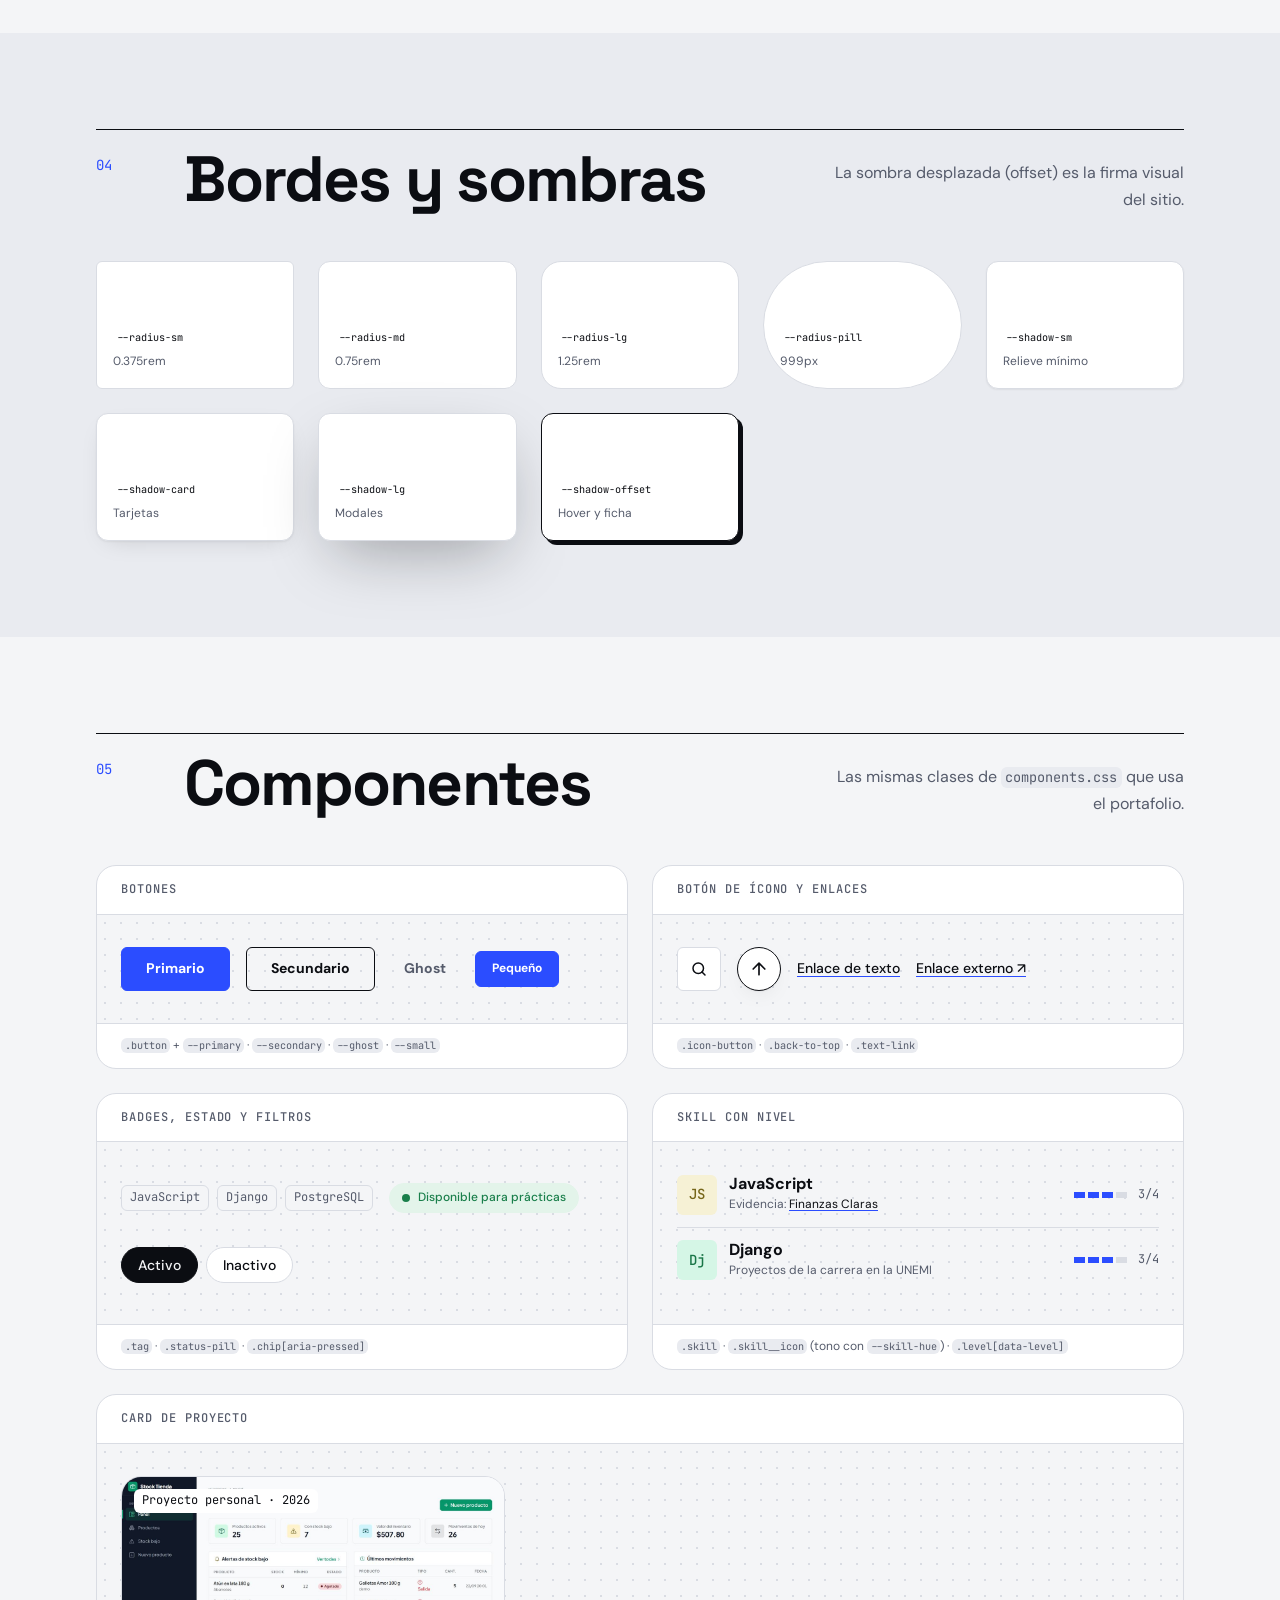
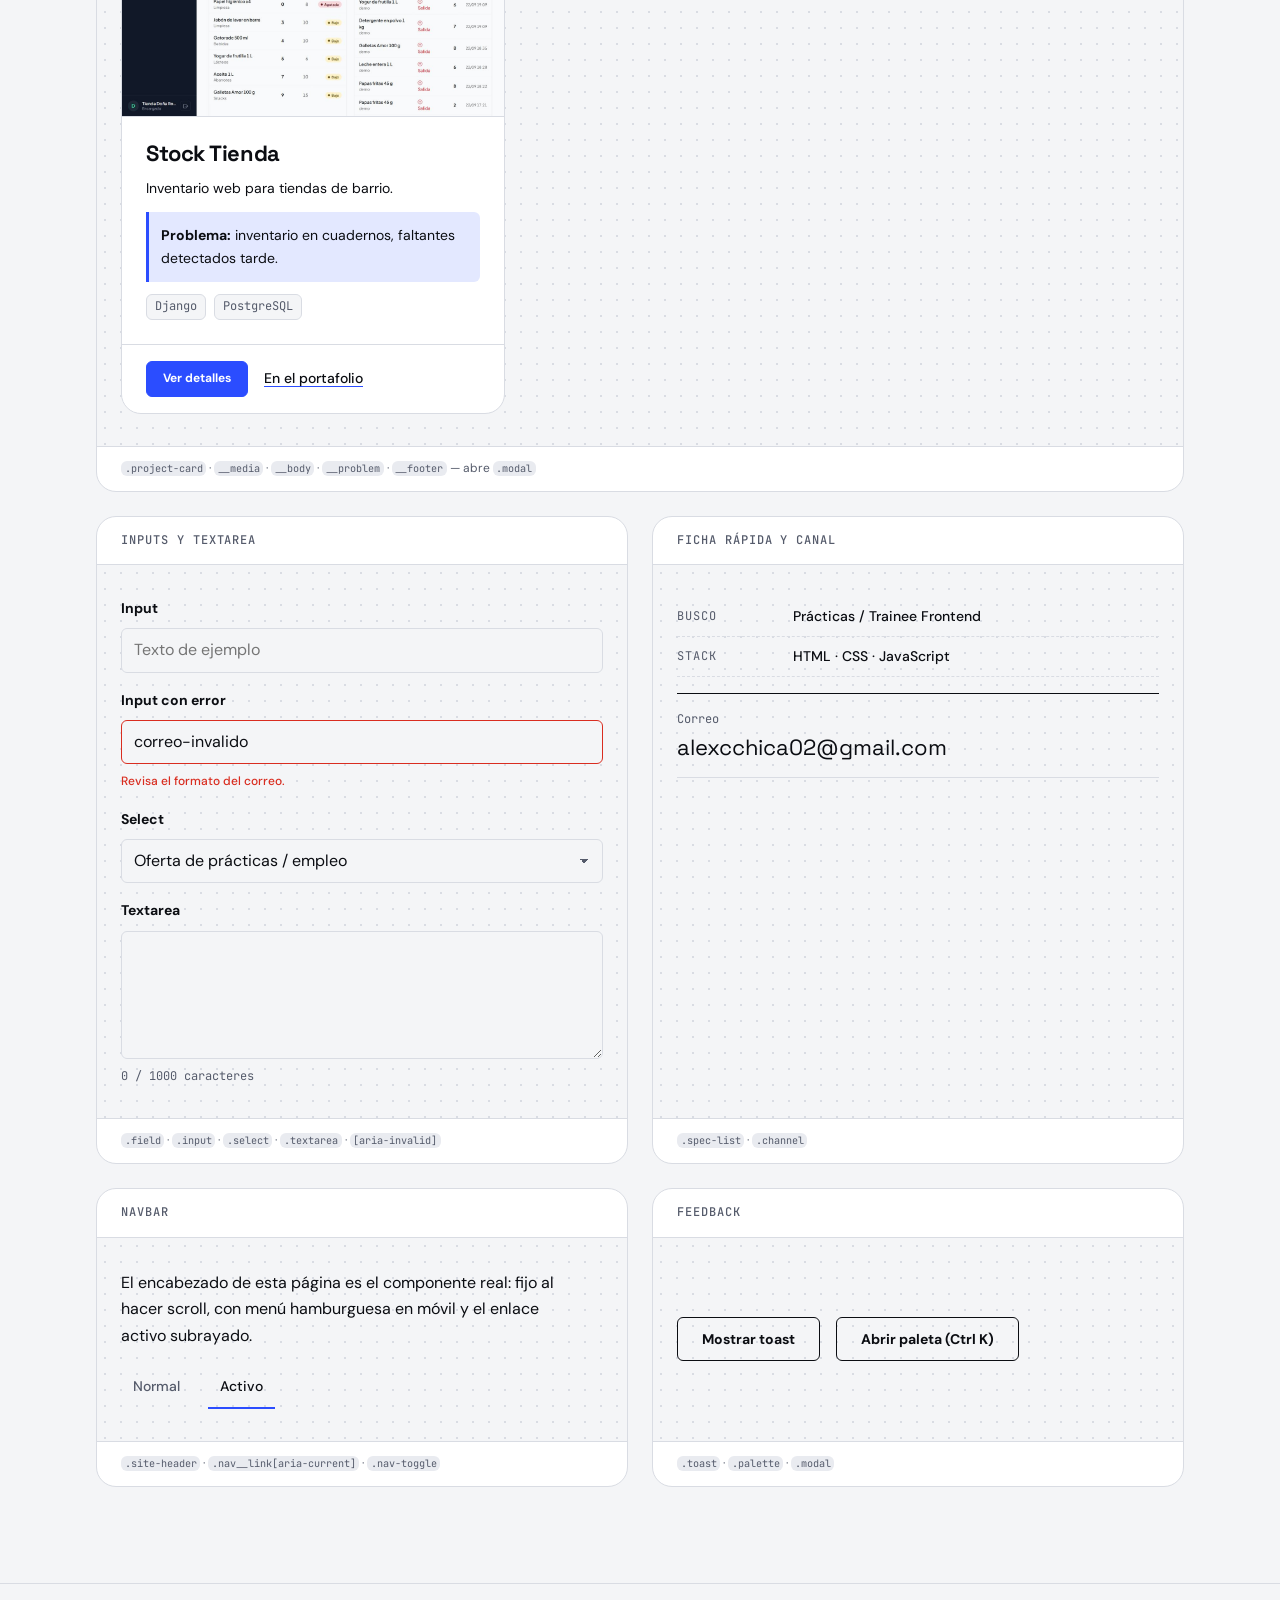
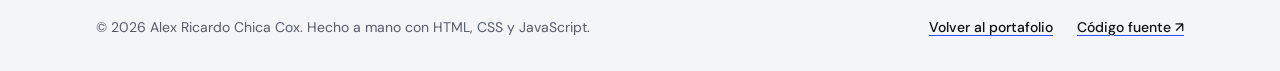
<file: design-system.html>
<!DOCTYPE html>
<html lang="es">
<head>
  <meta charset="UTF-8">
  <meta name="viewport" content="width=device-width, initial-scale=1.0">
  <title>Design System — Alex Chica</title>
  <meta name="description" content="Design system del portafolio de Alex Ricardo Chica Cox: colores, tipografía, espaciado y componentes reutilizables.">
  <meta name="theme-color" content="#f4f5f7">
  <link rel="icon" href="assets/icons/favicon.svg" type="image/svg+xml">

  <link rel="preconnect" href="https://fonts.googleapis.com">
  <link rel="preconnect" href="https://fonts.gstatic.com" crossorigin>
  <link rel="stylesheet" href="https://fonts.googleapis.com/css2?family=DM+Sans:opsz,wght@9..40,400;9..40,500;9..40,700&family=JetBrains+Mono:wght@400;500&family=Space+Grotesk:wght@500;700&display=swap">

  <link rel="stylesheet" href="css/tokens.css">
  <link rel="stylesheet" href="css/base.css">
  <link rel="stylesheet" href="css/layout.css">
  <link rel="stylesheet" href="css/components.css">
  <link rel="stylesheet" href="css/design-system.css">

  <script src="js/theme-init.js"></script>
  <script src="js/theme.js" defer></script>
  <script src="js/navigation.js" defer></script>
  <script src="js/projects.js" defer></script>
  <script src="js/contact.js" defer></script>
  <script src="js/command-palette.js" defer></script>
  <script src="js/effects.js" defer></script>
  <script src="js/design-system.js" defer></script>
</head>
<body>
  <a class="skip-link" href="#contenido">Saltar al contenido</a>

  <header class="site-header" data-header>
    <div class="container site-header__inner">
      <a class="brand" href="index.html" aria-label="Alex Chica, volver al portafolio">
        <span class="brand__mark" aria-hidden="true">AC</span>
        <span class="brand__name">Alex Chica</span>
      </a>

      <nav class="nav" aria-label="Principal">
        <ul class="nav__list" id="nav-list" data-nav-list>
          <li><a class="nav__link" href="index.html#inicio">Inicio</a></li>
          <li><a class="nav__link" href="index.html#sobre-mi">Sobre mí</a></li>
          <li><a class="nav__link" href="index.html#skills">Skills</a></li>
          <li><a class="nav__link" href="index.html#proyectos">Proyectos</a></li>
          <li><a class="nav__link" href="design-system.html" aria-current="page">Design System</a></li>
          <li><a class="nav__link" href="index.html#contacto">Contacto</a></li>
        </ul>
      </nav>

      <div class="site-header__actions">
        <button class="icon-button palette-trigger" type="button" data-palette-open aria-label="Abrir buscador de comandos (Ctrl + K)">
          <svg aria-hidden="true" viewBox="0 0 24 24" width="18" height="18"><circle cx="11" cy="11" r="7" fill="none" stroke="currentColor" stroke-width="2"/><path d="m20 20-4-4" stroke="currentColor" stroke-width="2" stroke-linecap="round"/></svg>
          <kbd class="palette-trigger__kbd">Ctrl K</kbd>
        </button>
        <button class="icon-button" type="button" data-theme-toggle aria-label="Cambiar a tema oscuro">
          <svg class="icon-sun" aria-hidden="true" viewBox="0 0 24 24" width="18" height="18"><circle cx="12" cy="12" r="4" fill="none" stroke="currentColor" stroke-width="2"/><path d="M12 2v2M12 20v2M4.9 4.9l1.4 1.4M17.7 17.7l1.4 1.4M2 12h2M20 12h2M4.9 19.1l1.4-1.4M17.7 6.3l1.4-1.4" stroke="currentColor" stroke-width="2" stroke-linecap="round"/></svg>
          <svg class="icon-moon" aria-hidden="true" viewBox="0 0 24 24" width="18" height="18"><path d="M20 14.5A8 8 0 0 1 9.5 4a8 8 0 1 0 10.5 10.5Z" fill="none" stroke="currentColor" stroke-width="2" stroke-linejoin="round"/></svg>
        </button>
        <button class="icon-button nav-toggle" type="button" data-nav-toggle aria-controls="nav-list" aria-expanded="false" aria-label="Abrir menú">
          <span class="nav-toggle__bars" aria-hidden="true"></span>
        </button>
      </div>
    </div>
  </header>

  <main id="contenido">
    <section class="ds-hero" aria-labelledby="ds-title">
      <div class="container">
        <p class="hero__meta-text">Documentación · v1.0</p>
        <h1 class="ds-hero__title" id="ds-title">Design System</h1>
        <p class="ds-hero__lead">
          Las decisiones visuales del portafolio viven en <code>css/tokens.css</code> como variables CSS.
          Todo lo que ves aquí es el componente real, con las mismas clases que usa la página principal.
          Cambia el tema para ver cómo cada token se adapta.
        </p>
        <nav class="ds-toc" aria-label="Contenido del design system">
          <ol class="ds-toc__list">
            <li><a class="chip" href="#colores">01 Colores</a></li>
            <li><a class="chip" href="#tipografia">02 Tipografía</a></li>
            <li><a class="chip" href="#espaciado">03 Espaciado</a></li>
            <li><a class="chip" href="#bordes">04 Bordes y sombras</a></li>
            <li><a class="chip" href="#componentes">05 Componentes</a></li>
          </ol>
        </nav>
      </div>
    </section>

    <!-- 01 · COLORES -->
    <section class="section" id="colores" aria-labelledby="colors-title">
      <div class="container">
        <header class="section-head">
          <p class="section-head__index" aria-hidden="true">01</p>
          <h2 class="section-head__title" id="colors-title">Colores</h2>
          <p class="section-head__note">Azul eléctrico como color principal y azul marino de apoyo. El valor se lee en vivo del CSS.</p>
        </header>

        <div class="swatch-grid">
          <figure class="swatch" style="--swatch: var(--color-primary)">
            <div class="swatch__chip"></div>
            <figcaption class="swatch__info"><strong>Primary</strong><code>--color-primary</code><span class="swatch__value" data-token="--color-primary">#2b4dff</span></figcaption>
          </figure>
          <figure class="swatch" style="--swatch: var(--color-primary-hover)">
            <div class="swatch__chip"></div>
            <figcaption class="swatch__info"><strong>Primary hover</strong><code>--color-primary-hover</code><span class="swatch__value" data-token="--color-primary-hover">#1a36d6</span></figcaption>
          </figure>
          <figure class="swatch" style="--swatch: var(--color-primary-soft)">
            <div class="swatch__chip"></div>
            <figcaption class="swatch__info"><strong>Primary soft</strong><code>--color-primary-soft</code><span class="swatch__value" data-token="--color-primary-soft">#e3e8ff</span></figcaption>
          </figure>
          <figure class="swatch" style="--swatch: var(--color-secondary)">
            <div class="swatch__chip"></div>
            <figcaption class="swatch__info"><strong>Secondary</strong><code>--color-secondary</code><span class="swatch__value" data-token="--color-secondary">#0f1b4d</span></figcaption>
          </figure>
          <figure class="swatch" style="--swatch: var(--color-background)">
            <div class="swatch__chip"></div>
            <figcaption class="swatch__info"><strong>Background</strong><code>--color-background</code><span class="swatch__value" data-token="--color-background">#f4f5f7</span></figcaption>
          </figure>
          <figure class="swatch" style="--swatch: var(--color-surface)">
            <div class="swatch__chip"></div>
            <figcaption class="swatch__info"><strong>Surface</strong><code>--color-surface</code><span class="swatch__value" data-token="--color-surface">#ffffff</span></figcaption>
          </figure>
          <figure class="swatch" style="--swatch: var(--color-surface-alt)">
            <div class="swatch__chip"></div>
            <figcaption class="swatch__info"><strong>Surface alt</strong><code>--color-surface-alt</code><span class="swatch__value" data-token="--color-surface-alt">#e9ebf0</span></figcaption>
          </figure>
          <figure class="swatch" style="--swatch: var(--color-text)">
            <div class="swatch__chip"></div>
            <figcaption class="swatch__info"><strong>Text</strong><code>--color-text</code><span class="swatch__value" data-token="--color-text">#0b0d12</span></figcaption>
          </figure>
          <figure class="swatch" style="--swatch: var(--color-text-muted)">
            <div class="swatch__chip"></div>
            <figcaption class="swatch__info"><strong>Text muted</strong><code>--color-text-muted</code><span class="swatch__value" data-token="--color-text-muted">#555b6b</span></figcaption>
          </figure>
          <figure class="swatch" style="--swatch: var(--color-border)">
            <div class="swatch__chip"></div>
            <figcaption class="swatch__info"><strong>Border</strong><code>--color-border</code><span class="swatch__value" data-token="--color-border">#d9dce3</span></figcaption>
          </figure>
          <figure class="swatch" style="--swatch: var(--color-success)">
            <div class="swatch__chip"></div>
            <figcaption class="swatch__info"><strong>Success</strong><code>--color-success</code><span class="swatch__value" data-token="--color-success">#1a7f4b</span></figcaption>
          </figure>
          <figure class="swatch" style="--swatch: var(--color-danger)">
            <div class="swatch__chip"></div>
            <figcaption class="swatch__info"><strong>Danger</strong><code>--color-danger</code><span class="swatch__value" data-token="--color-danger">#d92d20</span></figcaption>
          </figure>
        </div>
      </div>
    </section>

    <!-- 02 · TIPOGRAFÍA -->
    <section class="section section--alt" id="tipografia" aria-labelledby="type-title">
      <div class="container">
        <header class="section-head">
          <p class="section-head__index" aria-hidden="true">02</p>
          <h2 class="section-head__title" id="type-title">Tipografía</h2>
          <p class="section-head__note">Grotesca para títulos, sans para lectura, mono para datos.</p>
        </header>

        <ul class="font-list" aria-label="Familias tipográficas">
          <li class="font-list__item"><span class="font-list__sample font-list__sample--display">Aa</span><strong>Space Grotesk</strong><code>--font-display</code></li>
          <li class="font-list__item"><span class="font-list__sample font-list__sample--body">Aa</span><strong>DM Sans</strong><code>--font-body</code></li>
          <li class="font-list__item"><span class="font-list__sample font-list__sample--mono">Aa</span><strong>JetBrains Mono</strong><code>--font-mono</code></li>
        </ul>

        <dl class="type-scale">
          <div class="type-scale__row">
            <dt><code>h1</code> · --text-3xl</dt>
            <dd><p class="ds-h1">Interfaces claras</p></dd>
          </div>
          <div class="type-scale__row">
            <dt><code>h2</code> · --text-2xl</dt>
            <dd><p class="ds-h2">Proyectos destacados</p></dd>
          </div>
          <div class="type-scale__row">
            <dt><code>h3</code> · --text-md</dt>
            <dd><p class="ds-h3">Título de tarjeta o grupo</p></dd>
          </div>
          <div class="type-scale__row">
            <dt><code>p</code> · --text-base</dt>
            <dd><p>Párrafo de lectura. Interlineado de 1.65 y ancho máximo de 65 caracteres para que el texto sea cómodo de leer en cualquier pantalla.</p></dd>
          </div>
          <div class="type-scale__row">
            <dt>Secundario · --color-text-muted</dt>
            <dd><p class="ds-muted">Texto secundario para notas, fechas y descripciones de apoyo.</p></dd>
          </div>
          <div class="type-scale__row">
            <dt>Enlace · <code>.text-link</code></dt>
            <dd><p><a class="text-link" href="index.html#proyectos">Ver proyectos del portafolio</a></p></dd>
          </div>
          <div class="type-scale__row">
            <dt>Etiqueta · --font-mono</dt>
            <dd><p class="hero__meta-text">Etiqueta en mayúsculas · 2026</p></dd>
          </div>
        </dl>
      </div>
    </section>

    <!-- 03 · ESPACIADO -->
    <section class="section" id="espaciado" aria-labelledby="space-title">
      <div class="container">
        <header class="section-head">
          <p class="section-head__index" aria-hidden="true">03</p>
          <h2 class="section-head__title" id="space-title">Espaciado</h2>
          <p class="section-head__note">Escala con base de 4 px. Los nombres indican múltiplos de 4.</p>
        </header>

        <ol class="space-scale">
          <li class="space-scale__row"><code>--space-1</code><span class="space-scale__bar" style="--size: var(--space-1)"></span><span>0.25rem · 4px</span></li>
          <li class="space-scale__row"><code>--space-2</code><span class="space-scale__bar" style="--size: var(--space-2)"></span><span>0.5rem · 8px</span></li>
          <li class="space-scale__row"><code>--space-3</code><span class="space-scale__bar" style="--size: var(--space-3)"></span><span>0.75rem · 12px</span></li>
          <li class="space-scale__row"><code>--space-4</code><span class="space-scale__bar" style="--size: var(--space-4)"></span><span>1rem · 16px</span></li>
          <li class="space-scale__row"><code>--space-6</code><span class="space-scale__bar" style="--size: var(--space-6)"></span><span>1.5rem · 24px</span></li>
          <li class="space-scale__row"><code>--space-8</code><span class="space-scale__bar" style="--size: var(--space-8)"></span><span>2rem · 32px</span></li>
          <li class="space-scale__row"><code>--space-12</code><span class="space-scale__bar" style="--size: var(--space-12)"></span><span>3rem · 48px</span></li>
          <li class="space-scale__row"><code>--space-16</code><span class="space-scale__bar" style="--size: var(--space-16)"></span><span>4rem · 64px</span></li>
          <li class="space-scale__row"><code>--space-24</code><span class="space-scale__bar" style="--size: var(--space-24)"></span><span>6rem · 96px</span></li>
        </ol>
      </div>
    </section>

    <!-- 04 · BORDES Y SOMBRAS -->
    <section class="section section--alt" id="bordes" aria-labelledby="borders-title">
      <div class="container">
        <header class="section-head">
          <p class="section-head__index" aria-hidden="true">04</p>
          <h2 class="section-head__title" id="borders-title">Bordes y sombras</h2>
          <p class="section-head__note">La sombra desplazada (offset) es la firma visual del sitio.</p>
        </header>

        <ul class="token-boxes" aria-label="Radios y sombras">
          <li class="token-box" style="--box-radius: var(--radius-sm)"><code>--radius-sm</code><span>0.375rem</span></li>
          <li class="token-box" style="--box-radius: var(--radius-md)"><code>--radius-md</code><span>0.75rem</span></li>
          <li class="token-box" style="--box-radius: var(--radius-lg)"><code>--radius-lg</code><span>1.25rem</span></li>
          <li class="token-box" style="--box-radius: var(--radius-pill)"><code>--radius-pill</code><span>999px</span></li>
          <li class="token-box" style="--box-shadow: var(--shadow-sm)"><code>--shadow-sm</code><span>Relieve mínimo</span></li>
          <li class="token-box" style="--box-shadow: var(--shadow-card)"><code>--shadow-card</code><span>Tarjetas</span></li>
          <li class="token-box" style="--box-shadow: var(--shadow-lg)"><code>--shadow-lg</code><span>Modales</span></li>
          <li class="token-box token-box--strong" style="--box-shadow: var(--shadow-offset)"><code>--shadow-offset</code><span>Hover y ficha</span></li>
        </ul>
      </div>
    </section>

    <!-- 05 · COMPONENTES -->
    <section class="section" id="componentes" aria-labelledby="components-title">
      <div class="container">
        <header class="section-head">
          <p class="section-head__index" aria-hidden="true">05</p>
          <h2 class="section-head__title" id="components-title">Componentes</h2>
          <p class="section-head__note">Las mismas clases de <code>components.css</code> que usa el portafolio.</p>
        </header>

        <div class="ds-grid">
          <article class="ds-demo" aria-labelledby="demo-buttons">
            <h3 class="ds-demo__title" id="demo-buttons">Botones</h3>
            <div class="ds-demo__preview">
              <button class="button button--primary" type="button">Primario</button>
              <button class="button button--secondary" type="button">Secundario</button>
              <button class="button button--ghost" type="button">Ghost</button>
              <button class="button button--small button--primary" type="button">Pequeño</button>
            </div>
            <p class="ds-demo__code"><code>.button</code> + <code>--primary</code> · <code>--secondary</code> · <code>--ghost</code> · <code>--small</code></p>
          </article>

          <article class="ds-demo" aria-labelledby="demo-icon-buttons">
            <h3 class="ds-demo__title" id="demo-icon-buttons">Botón de ícono y enlaces</h3>
            <div class="ds-demo__preview">
              <button class="icon-button" type="button" aria-label="Ejemplo: buscar">
                <svg aria-hidden="true" viewBox="0 0 24 24" width="18" height="18"><circle cx="11" cy="11" r="7" fill="none" stroke="currentColor" stroke-width="2"/><path d="m20 20-4-4" stroke="currentColor" stroke-width="2" stroke-linecap="round"/></svg>
              </button>
              <button class="back-to-top ds-static" type="button" aria-label="Ejemplo: volver arriba">
                <svg aria-hidden="true" viewBox="0 0 24 24" width="20" height="20"><path d="M12 19V5M5 12l7-7 7 7" fill="none" stroke="currentColor" stroke-width="2" stroke-linecap="round" stroke-linejoin="round"/></svg>
              </button>
              <a class="text-link" href="index.html">Enlace de texto</a>
              <a class="text-link" href="https://github.com/theoriginalex" target="_blank" rel="noopener noreferrer">Enlace externo ↗</a>
            </div>
            <p class="ds-demo__code"><code>.icon-button</code> · <code>.back-to-top</code> · <code>.text-link</code></p>
          </article>

          <article class="ds-demo" aria-labelledby="demo-badges">
            <h3 class="ds-demo__title" id="demo-badges">Badges, estado y filtros</h3>
            <div class="ds-demo__preview">
              <ul class="tag-list" aria-label="Ejemplo de tags">
                <li class="tag">JavaScript</li>
                <li class="tag">Django</li>
                <li class="tag">PostgreSQL</li>
              </ul>
              <span class="status-pill"><span class="status-pill__dot" aria-hidden="true"></span>Disponible para prácticas</span>
              <div class="filter-bar" role="group" aria-label="Ejemplo de filtros" data-ds-chips>
                <button class="chip" type="button" aria-pressed="true">Activo</button>
                <button class="chip" type="button" aria-pressed="false">Inactivo</button>
              </div>
            </div>
            <p class="ds-demo__code"><code>.tag</code> · <code>.status-pill</code> · <code>.chip[aria-pressed]</code></p>
          </article>

          <article class="ds-demo" aria-labelledby="demo-skill">
            <h3 class="ds-demo__title" id="demo-skill">Skill con nivel</h3>
            <div class="ds-demo__preview ds-demo__preview--block">
              <ul class="skill-group__list">
                <li class="skill">
                  <span class="skill__icon" style="--skill-hue: 50" aria-hidden="true">JS</span>
                  <div class="skill__body">
                    <p class="skill__name">JavaScript</p>
                    <p class="skill__proof">Evidencia: <a href="index.html#proyecto-finanzas">Finanzas Claras</a></p>
                  </div>
                  <span class="level" data-level="3"><span class="visually-hidden">Nivel 3 de 4: intermedio</span></span>
                </li>
                <li class="skill">
                  <span class="skill__icon" style="--skill-hue: 150" aria-hidden="true">Dj</span>
                  <div class="skill__body">
                    <p class="skill__name">Django</p>
                    <p class="skill__proof">Proyectos de la carrera en la UNEMI</p>
                  </div>
                  <span class="level" data-level="3"><span class="visually-hidden">Nivel 3 de 4: intermedio</span></span>
                </li>
              </ul>
            </div>
            <p class="ds-demo__code"><code>.skill</code> · <code>.skill__icon</code> (tono con <code>--skill-hue</code>) · <code>.level[data-level]</code></p>
          </article>

          <article class="ds-demo ds-demo--wide" aria-labelledby="demo-card">
            <h3 class="ds-demo__title" id="demo-card">Card de proyecto</h3>
            <div class="ds-demo__preview ds-demo__preview--block">
              <div class="ds-card-wrap" data-projects>
                <article class="project-card" data-tags="django">
                  <figure class="project-card__media">
                    <img src="assets/img/proyecto-stock.jpg" alt="Panel de Stock Tienda con indicadores de inventario y alertas de stock bajo" width="1200" height="750" loading="lazy">
                    <figcaption class="project-card__caption">Proyecto personal · 2026</figcaption>
                  </figure>
                  <div class="project-card__body">
                    <h4 class="project-card__title">Stock Tienda</h4>
                    <p class="project-card__desc">Inventario web para tiendas de barrio.</p>
                    <p class="project-card__problem"><strong>Problema:</strong> inventario en cuadernos, faltantes detectados tarde.</p>
                    <ul class="tag-list" aria-label="Tecnologías">
                      <li class="tag">Django</li>
                      <li class="tag">PostgreSQL</li>
                    </ul>
                  </div>
                  <footer class="project-card__footer">
                    <button class="button button--small button--primary" type="button" data-project-open>Ver detalles</button>
                    <a class="text-link" href="index.html#proyecto-stock">En el portafolio</a>
                  </footer>
                  <template data-project-details>
                    <h3>Modal de proyecto</h3>
                    <p>Este es el mismo modal <code>.modal</code> que se abre en la página principal. Se construye con el elemento nativo <code>&lt;dialog&gt;</code>, se cierra con Esc, con el botón o haciendo clic fuera.</p>
                  </template>
                </article>
              </div>
            </div>
            <p class="ds-demo__code"><code>.project-card</code> · <code>__media</code> · <code>__body</code> · <code>__problem</code> · <code>__footer</code> — abre <code>.modal</code></p>
          </article>

          <article class="ds-demo" aria-labelledby="demo-form">
            <h3 class="ds-demo__title" id="demo-form">Inputs y textarea</h3>
            <form class="ds-demo__preview ds-demo__preview--block ds-form" aria-label="Ejemplo de formulario" data-ds-form>
              <div class="field">
                <label class="field__label" for="ds-input">Input</label>
                <input class="input" id="ds-input" type="text" placeholder="Texto de ejemplo">
              </div>
              <div class="field">
                <label class="field__label" for="ds-input-error">Input con error</label>
                <input class="input" id="ds-input-error" type="email" value="correo-invalido" aria-invalid="true" aria-describedby="ds-input-error-msg">
                <p class="field__error" id="ds-input-error-msg">Revisa el formato del correo.</p>
              </div>
              <div class="field">
                <label class="field__label" for="ds-select">Select</label>
                <select class="input select" id="ds-select">
                  <option>Oferta de prácticas / empleo</option>
                  <option>Otro</option>
                </select>
              </div>
              <div class="field">
                <label class="field__label" for="ds-textarea">Textarea</label>
                <textarea class="input textarea" id="ds-textarea" rows="3" aria-describedby="ds-textarea-hint"></textarea>
                <p class="field__hint" id="ds-textarea-hint">0 / 1000 caracteres</p>
              </div>
            </form>
            <p class="ds-demo__code"><code>.field</code> · <code>.input</code> · <code>.select</code> · <code>.textarea</code> · <code>[aria-invalid]</code></p>
          </article>

          <article class="ds-demo" aria-labelledby="demo-spec">
            <h3 class="ds-demo__title" id="demo-spec">Ficha rápida y canal</h3>
            <div class="ds-demo__preview ds-demo__preview--block">
              <dl class="spec-list">
                <div class="spec-list__row">
                  <dt>Busco</dt>
                  <dd>Prácticas / Trainee Frontend</dd>
                </div>
                <div class="spec-list__row">
                  <dt>Stack</dt>
                  <dd>HTML · CSS · JavaScript</dd>
                </div>
              </dl>
              <ul class="channel-list">
                <li>
                  <a class="channel" href="index.html#contacto">
                    <span class="channel__label">Correo</span>
                    <span class="channel__value">alexcchica02@gmail.com</span>
                  </a>
                </li>
              </ul>
            </div>
            <p class="ds-demo__code"><code>.spec-list</code> · <code>.channel</code></p>
          </article>

          <article class="ds-demo" aria-labelledby="demo-nav">
            <h3 class="ds-demo__title" id="demo-nav">Navbar</h3>
            <div class="ds-demo__preview ds-demo__preview--block">
              <p>El encabezado de esta página es el componente real: fijo al hacer scroll, con menú hamburguesa en móvil y el enlace activo subrayado.</p>
              <ul class="ds-nav-sample" aria-label="Estados del enlace de navegación">
                <li><span class="nav__link">Normal</span></li>
                <li><span class="nav__link" aria-current="true">Activo</span></li>
              </ul>
            </div>
            <p class="ds-demo__code"><code>.site-header</code> · <code>.nav__link[aria-current]</code> · <code>.nav-toggle</code></p>
          </article>

          <article class="ds-demo" aria-labelledby="demo-feedback">
            <h3 class="ds-demo__title" id="demo-feedback">Feedback</h3>
            <div class="ds-demo__preview">
              <button class="button button--secondary" type="button" data-ds-toast>Mostrar toast</button>
              <button class="button button--secondary" type="button" data-palette-open>Abrir paleta (Ctrl K)</button>
            </div>
            <p class="ds-demo__code"><code>.toast</code> · <code>.palette</code> · <code>.modal</code></p>
          </article>
        </div>
      </div>
    </section>
  </main>

  <footer class="site-footer">
    <div class="container site-footer__inner">
      <p>© <span data-year>2026</span> Alex Ricardo Chica Cox. Hecho a mano con HTML, CSS y JavaScript.</p>
      <nav aria-label="Secundaria">
        <ul class="site-footer__links">
          <li><a class="text-link" href="index.html">Volver al portafolio</a></li>
          <li><a class="text-link" href="https://github.com/theoriginalex/Portafolio" target="_blank" rel="noopener noreferrer">Código fuente ↗</a></li>
        </ul>
      </nav>
    </div>
  </footer>

  <button class="back-to-top" type="button" data-back-to-top aria-label="Volver al inicio" hidden>
    <svg aria-hidden="true" viewBox="0 0 24 24" width="20" height="20"><path d="M12 19V5M5 12l7-7 7 7" fill="none" stroke="currentColor" stroke-width="2" stroke-linecap="round" stroke-linejoin="round"/></svg>
  </button>

  <dialog class="modal" data-project-modal aria-labelledby="modal-title">
    <article class="modal__panel">
      <header class="modal__header">
        <h2 class="modal__title" id="modal-title">Proyecto</h2>
        <button class="icon-button" type="button" data-modal-close aria-label="Cerrar detalles">
          <svg aria-hidden="true" viewBox="0 0 24 24" width="18" height="18"><path d="M6 6l12 12M18 6 6 18" stroke="currentColor" stroke-width="2" stroke-linecap="round"/></svg>
        </button>
      </header>
      <img class="modal__image" src="assets/img/proyecto-portafolio.jpg" alt="" width="1200" height="750" data-modal-image>
      <div class="modal__content" data-modal-content></div>
      <footer class="modal__footer" data-modal-links></footer>
    </article>
  </dialog>

  <dialog class="palette" data-palette aria-labelledby="palette-title">
    <h2 class="visually-hidden" id="palette-title">Buscador de comandos</h2>
    <label class="visually-hidden" for="palette-input">Escribe para buscar una sección o acción</label>
    <input class="palette__input" id="palette-input" type="text" placeholder="Ir a… (proyectos, contacto, tema)" autocomplete="off" role="combobox" aria-expanded="true" aria-controls="palette-list" data-palette-input>
    <ul class="palette__list" id="palette-list" role="listbox" data-palette-list></ul>
    <p class="palette__hint"><kbd>↑</kbd><kbd>↓</kbd> navegar · <kbd>Enter</kbd> abrir · <kbd>Esc</kbd> cerrar</p>
  </dialog>

  <div class="toast" role="status" aria-live="polite" data-toast></div>
</body>
</html>
</file>
<file: css/tokens.css>
:root {
  color-scheme: light;

  --color-primary: #2b4dff;
  --color-primary-hover: #1a36d6;
  --color-primary-soft: #e3e8ff;
  --color-on-primary: #ffffff;

  --color-secondary: #0f1b4d;
  --color-secondary-hover: #1a2a6c;
  --color-on-secondary: #ffffff;

  --color-background: #f4f5f7;
  --color-surface: #ffffff;
  --color-surface-alt: #e9ebf0;
  --color-text: #0b0d12;
  --color-text-muted: #555b6b;
  --color-border: #d9dce3;
  --color-border-strong: #0b0d12;

  --color-success: #1a7f4b;
  --color-success-soft: #e3f4ea;
  --color-danger: #d92d20;
  --color-focus: #2b4dff;
  --color-overlay: rgb(11 13 18 / 0.55);

  --font-display: "Space Grotesk", "Segoe UI", system-ui, sans-serif;
  --font-body: "DM Sans", system-ui, -apple-system, "Segoe UI", sans-serif;
  --font-mono: "JetBrains Mono", ui-monospace, "Cascadia Code", Consolas, monospace;

  --text-xs: 0.75rem;
  --text-sm: 0.875rem;
  --text-base: 1rem;
  --text-md: 1.125rem;
  --text-lg: 1.375rem;
  --text-xl: clamp(1.75rem, 1.4rem + 1.5vw, 2.5rem);
  --text-2xl: clamp(2.5rem, 1.8rem + 3vw, 4rem);
  --text-3xl: clamp(2.75rem, 1.5rem + 5.5vw, 6rem);

  --weight-regular: 400;
  --weight-medium: 500;
  --weight-bold: 700;
  --weight-display: 700;

  --leading-tight: 1;
  --leading-snug: 1.3;
  --leading-normal: 1.65;

  --tracking-wide: 0.08em;

  --space-1: 0.25rem;   /*  4px */
  --space-2: 0.5rem;    /*  8px */
  --space-3: 0.75rem;   /* 12px */
  --space-4: 1rem;      /* 16px */
  --space-6: 1.5rem;    /* 24px */
  --space-8: 2rem;      /* 32px */
  --space-12: 3rem;     /* 48px */
  --space-16: 4rem;     /* 64px */
  --space-24: 6rem;     /* 96px */

  --section-gap: clamp(var(--space-16), 10vw, var(--space-24));

  --border-width: 1px;
  --border: var(--border-width) solid var(--color-border);
  --border-strong: var(--border-width) solid var(--color-border-strong);

  --radius-sm: 0.375rem;
  --radius-md: 0.75rem;
  --radius-lg: 1.25rem;
  --radius-pill: 999px;

  --shadow-sm: 0 1px 2px rgb(11 13 18 / 0.06);
  --shadow-card: 0 1px 2px rgb(11 13 18 / 0.05), 0 8px 24px -12px rgb(11 13 18 / 0.18);
  --shadow-lg: 0 24px 64px -16px rgb(11 13 18 / 0.35);
  --shadow-offset: 4px 4px 0 var(--color-border-strong);

  --container-max: 72rem;
  --container-padding: clamp(var(--space-4), 4vw, var(--space-8));
  --header-height: 4rem;
  --tap-target: 2.75rem;
  --measure: 65ch;
  --avatar-size: 6rem;
  --icon-tile-size: 2.5rem;

  --tile-saturation: 65%;
  --tile-bg-lightness: 90%;
  --tile-fg-lightness: 28%;

  --duration-fast: 150ms;
  --duration-base: 250ms;
  --duration-slow: 600ms;
  --ease-out: cubic-bezier(0.2, 0.8, 0.2, 1);

  --z-header: 50;
  --z-floating: 60;
  --z-toast: 200;
}

:root[data-theme="dark"] {
  color-scheme: dark;

  --color-primary: #6d84ff;
  --color-primary-hover: #8fa0ff;
  --color-primary-soft: #1a2150;
  --color-on-primary: #0b0d12;

  --color-secondary: #c7d2fe;
  --color-secondary-hover: #e0e7ff;
  --color-on-secondary: #0b0d12;

  --color-background: #0b0d12;
  --color-surface: #13161d;
  --color-surface-alt: #1a1e27;
  --color-text: #eef0f5;
  --color-text-muted: #9aa1b2;
  --color-border: #2a2f3b;
  --color-border-strong: #eef0f5;

  --color-success: #4ade80;
  --color-success-soft: #10291b;
  --color-danger: #ff6b61;
  --color-focus: #8fa0ff;
  --color-overlay: rgb(0 0 0 / 0.7);

  --tile-saturation: 45%;
  --tile-bg-lightness: 20%;
  --tile-fg-lightness: 78%;

  --shadow-sm: 0 1px 2px rgb(0 0 0 / 0.4);
  --shadow-card: 0 1px 2px rgb(0 0 0 / 0.4), 0 8px 24px -12px rgb(0 0 0 / 0.7);
  --shadow-lg: 0 24px 64px -16px rgb(0 0 0 / 0.8);
}
</file>
<file: css/base.css>
*,
*::before,
*::after {
  box-sizing: border-box;
}

* {
  margin: 0;
}

html {
  -webkit-text-size-adjust: 100%;
  scroll-behavior: smooth;
  scroll-padding-top: calc(var(--header-height) + var(--space-4));
}

body {
  min-height: 100vh;
  background-color: var(--color-background);
  color: var(--color-text);
  font-family: var(--font-body);
  font-size: var(--text-base);
  line-height: var(--leading-normal);
  overflow-x: hidden;
  -webkit-font-smoothing: antialiased;
  transition: background-color var(--duration-base) var(--ease-out),
              color var(--duration-base) var(--ease-out);
}

img,
svg {
  display: block;
  max-width: 100%;
}

img {
  height: auto;
}

input,
button,
textarea,
select {
  font: inherit;
  color: inherit;
}

button {
  cursor: pointer;
}

ul[class],
ol[class] {
  list-style: none;
  padding: 0;
}


h1,
h2,
h3,
h4 {
  line-height: var(--leading-snug);
  font-weight: var(--weight-bold);
  text-wrap: balance;
}

h1 {
  font-family: var(--font-display);
  font-weight: var(--weight-display);
  font-size: var(--text-3xl);
  line-height: var(--leading-tight);
  letter-spacing: -0.04em;
}

h2 {
  font-family: var(--font-display);
  font-weight: var(--weight-display);
  font-size: var(--text-2xl);
  line-height: 1.05;
  letter-spacing: -0.03em;
}

h3 {
  font-size: var(--text-md);
}

p {
  text-wrap: pretty;
}

a {
  color: inherit;
  text-decoration-thickness: 1px;
  text-underline-offset: 0.2em;
}

kbd {
  font-family: var(--font-mono);
  font-size: var(--text-xs);
  padding: 0 var(--space-1);
  border: var(--border);
  border-radius: var(--radius-sm);
  background: var(--color-surface);
}

::selection {
  background: var(--color-primary);
  color: var(--color-on-primary);
}

:focus-visible {
  outline: 2px solid var(--color-focus);
  outline-offset: 3px;
  border-radius: var(--radius-sm);
}

.visually-hidden {
  position: absolute !important;
  width: 1px;
  height: 1px;
  padding: 0;
  margin: -1px;
  overflow: hidden;
  clip: rect(0 0 0 0);
  white-space: nowrap;
  border: 0;
}

.skip-link {
  position: absolute;
  top: var(--space-2);
  left: var(--space-2);
  z-index: var(--z-toast);
  padding: var(--space-2) var(--space-4);
  background: var(--color-text);
  color: var(--color-background);
  border-radius: var(--radius-sm);
  transform: translateY(-200%);
}

.skip-link:focus {
  transform: none;
}

@media (prefers-reduced-motion: reduce) {
  html {
    scroll-behavior: auto;
  }

  *,
  *::before,
  *::after {
    animation-duration: 0.01ms !important;
    transition-duration: 0.01ms !important;
  }
}
</file>
<file: css/layout.css>
.container {
  width: 100%;
  max-width: var(--container-max);
  margin-inline: auto;
  padding-inline: var(--container-padding);
}

.site-header {
  position: sticky;
  top: 0;
  z-index: var(--z-header);
  background: color-mix(in srgb, var(--color-background) 88%, transparent);
  backdrop-filter: blur(10px);
  -webkit-backdrop-filter: blur(10px);
  border-bottom: var(--border-width) solid transparent;
  transition: border-color var(--duration-base) var(--ease-out);
}

.site-header.is-scrolled {
  border-bottom-color: var(--color-border);
}

.site-header__inner {
  display: flex;
  align-items: center;
  justify-content: space-between;
  gap: var(--space-4);
  min-height: var(--header-height);
}

.site-header__actions {
  display: flex;
  align-items: center;
  gap: var(--space-2);
}

.section {
  padding-block: var(--section-gap);
}

.section--alt {
  background: var(--color-surface-alt);
}

.hero {
  position: relative;
  padding-block: var(--space-12) var(--section-gap);
  background-image: radial-gradient(var(--color-border) 1px, transparent 1px);
  background-size: var(--space-6) var(--space-6);
  background-position: center top;
}

.hero__grid {
  display: grid;
  gap: var(--space-12);
  align-items: start;
}

.about {
  display: grid;
  gap: var(--space-8);
}

.about__text {
  display: grid;
  gap: var(--space-4);
  max-width: var(--measure);
}

.skills-grid {
  display: grid;
  grid-template-columns: repeat(auto-fit, minmax(min(100%, 21rem), 1fr));
  gap: var(--space-6);
}

.projects-grid {
  display: grid;
  grid-template-columns: repeat(auto-fill, minmax(min(100%, 19rem), 1fr));
  gap: var(--space-6);
}

.contact {
  display: grid;
  gap: var(--space-8);
  align-items: start;
}

.site-footer {
  padding-block: var(--space-8);
  border-top: var(--border);
  font-size: var(--text-sm);
  color: var(--color-text-muted);
}

.site-footer__inner {
  display: flex;
  flex-wrap: wrap;
  align-items: center;
  justify-content: space-between;
  gap: var(--space-4);
}

.site-footer__links {
  display: flex;
  flex-wrap: wrap;
  gap: var(--space-6);
}

@media (min-width: 40rem) {
  .form__row {
    grid-template-columns: 1fr 1fr;
  }
}

@media (min-width: 56rem) {
  .hero {
    padding-top: var(--space-16);
  }

  .hero__grid {
    grid-template-columns: minmax(0, 1.5fr) minmax(0, 1fr);
    align-items: end;
  }

  .about {
    grid-template-columns: minmax(0, 1.6fr) minmax(0, 1fr);
    gap: var(--space-12);
  }

  .contact {
    grid-template-columns: minmax(0, 1fr) minmax(0, 1.5fr);
    gap: var(--space-12);
  }
}
</file>
<file: css/components.css>
.brand {
  display: inline-flex;
  align-items: center;
  gap: var(--space-3);
  text-decoration: none;
  font-weight: var(--weight-bold);
}

.brand__mark {
  display: grid;
  place-items: center;
  width: var(--icon-tile-size);
  aspect-ratio: 1;
  border: var(--border-strong);
  border-radius: var(--radius-sm);
  font-family: var(--font-mono);
  font-size: var(--text-sm);
  font-weight: var(--weight-bold);
  border-color: var(--color-primary);
  background: var(--color-primary);
  color: var(--color-on-primary);
}

.brand__name {
  font-size: var(--text-base);
}

.nav__list {
  display: none;
  position: absolute;
  inset: 100% 0 auto 0;
  flex-direction: column;
  gap: var(--space-1);
  padding: var(--space-4) var(--container-padding) var(--space-6);
  background: var(--color-background);
  border-bottom: var(--border);
  box-shadow: var(--shadow-card);
}

.nav__list.is-open {
  display: flex;
}

.nav__link {
  display: flex;
  align-items: center;
  min-height: var(--tap-target);
  padding-inline: var(--space-3);
  border-radius: var(--radius-sm);
  font-size: var(--text-sm);
  font-weight: var(--weight-medium);
  color: var(--color-text-muted);
  text-decoration: none;
  transition: color var(--duration-fast), background-color var(--duration-fast);
}

.nav__link:hover {
  color: var(--color-text);
  background: var(--color-surface-alt);
}

.nav__link[aria-current] {
  color: var(--color-text);
  box-shadow: inset 0 -2px 0 var(--color-primary);
  border-radius: 0;
}

.nav-toggle__bars,
.nav-toggle__bars::before,
.nav-toggle__bars::after {
  display: block;
  width: 1.125rem;
  height: 2px;
  background: currentColor;
  border-radius: var(--radius-pill);
  transition: transform var(--duration-base) var(--ease-out), opacity var(--duration-fast);
}

.nav-toggle__bars {
  position: relative;
}

.nav-toggle__bars::before,
.nav-toggle__bars::after {
  content: "";
  position: absolute;
  left: 0;
}

.nav-toggle__bars::before { top: -6px; }
.nav-toggle__bars::after { top: 6px; }

.nav-toggle[aria-expanded="true"] .nav-toggle__bars { background: transparent; }
.nav-toggle[aria-expanded="true"] .nav-toggle__bars::before { transform: translateY(6px) rotate(45deg); }
.nav-toggle[aria-expanded="true"] .nav-toggle__bars::after { transform: translateY(-6px) rotate(-45deg); }

@media (min-width: 56rem) {
  .nav__list {
    display: flex;
    position: static;
    flex-direction: row;
    padding: 0;
    background: none;
    border: 0;
    box-shadow: none;
  }

  .icon-button.nav-toggle {
    display: none;
  }
}

.icon-button {
  display: inline-flex;
  align-items: center;
  justify-content: center;
  gap: var(--space-2);
  min-width: var(--tap-target);
  height: var(--tap-target);
  padding-inline: var(--space-2);
  border: var(--border);
  border-radius: var(--radius-sm);
  background: var(--color-surface);
  transition: border-color var(--duration-fast), background-color var(--duration-fast);
}

.icon-button:hover {
  border-color: var(--color-border-strong);
}

[data-theme="dark"] .icon-sun,
:root:not([data-theme="dark"]) .icon-moon {
  display: none;
}

.palette-trigger__kbd {
  display: none;
  border: 0;
  background: none;
  color: var(--color-text-muted);
}

@media (min-width: 64rem) {
  .palette-trigger__kbd {
    display: inline;
  }
}

.button {
  display: inline-flex;
  align-items: center;
  justify-content: center;
  gap: var(--space-2);
  min-height: var(--tap-target);
  padding: var(--space-2) var(--space-6);
  border: var(--border-width) solid transparent;
  border-radius: var(--radius-sm);
  font-size: var(--text-sm);
  font-weight: var(--weight-bold);
  text-decoration: none;
  white-space: nowrap;
  transition: transform var(--duration-fast) var(--ease-out),
              box-shadow var(--duration-fast) var(--ease-out),
              background-color var(--duration-fast),
              color var(--duration-fast);
}

.button:active {
  transform: translate(0, 0);
  box-shadow: none;
}

.button--primary {
  background: var(--color-primary);
  border-color: var(--color-primary);
  color: var(--color-on-primary);
}

.button--primary:hover {
  background: var(--color-primary-hover);
  border-color: var(--color-primary-hover);
  transform: translate(-2px, -2px);
  box-shadow: var(--shadow-offset);
}

.button--secondary {
  background: transparent;
  border-color: var(--color-border-strong);
  color: var(--color-text);
}

.button--secondary:hover {
  background: var(--color-text);
  color: var(--color-background);
}

.button--ghost {
  background: transparent;
  color: var(--color-text-muted);
  padding-inline: var(--space-3);
}

.button--ghost:hover {
  color: var(--color-text);
  background: var(--color-surface-alt);
}

.button--small {
  min-height: 2.25rem;
  padding: var(--space-1) var(--space-4);
  font-size: var(--text-xs);
}

.text-link {
  font-size: var(--text-sm);
  font-weight: var(--weight-medium);
  color: var(--color-text);
  text-decoration-color: var(--color-primary);
  transition: color var(--duration-fast);
}

.text-link:hover {
  color: var(--color-primary);
}


.status-pill {
  display: inline-flex;
  align-items: center;
  gap: var(--space-2);
  padding: var(--space-1) var(--space-3);
  border: var(--border-width) solid var(--color-success-soft);
  border-radius: var(--radius-pill);
  background: var(--color-success-soft);
  color: var(--color-success);
  font-size: var(--text-xs);
  font-weight: var(--weight-medium);
}

.status-pill__dot {
  width: 0.5rem;
  aspect-ratio: 1;
  border-radius: 50%;
  background: var(--color-success);
  box-shadow: 0 0 0 0 var(--color-success);
  animation: pulse 2s var(--ease-out) infinite;
}

@keyframes pulse {
  70% { box-shadow: 0 0 0 6px transparent; }
  100% { box-shadow: 0 0 0 0 transparent; }
}

.hero__intro {
  display: grid;
  gap: var(--space-6);
}

.hero__meta {
  display: flex;
  flex-wrap: wrap;
  align-items: center;
  gap: var(--space-4);
}

.hero__meta-text {
  font-family: var(--font-mono);
  font-size: var(--text-xs);
  color: var(--color-text-muted);
  text-transform: uppercase;
  letter-spacing: var(--tracking-wide);
}

.hero__role {
  display: block;
  margin-top: var(--space-4);
  font-size: var(--text-xl);
  font-weight: var(--weight-medium);
  line-height: 1.2;
  letter-spacing: -0.02em;
  color: var(--color-text-muted);
  max-width: 22ch;
}

.hero__role em {
  font-style: normal;
  color: var(--color-primary);
}

.hero__lead {
  max-width: 54ch;
  font-size: var(--text-md);
}

.hero__actions {
  display: flex;
  flex-wrap: wrap;
  gap: var(--space-3);
}

.spec-card {
  display: grid;
  gap: var(--space-4);
  padding: var(--space-6);
  background: var(--color-surface);
  border: var(--border-strong);
  border-radius: var(--radius-lg);
  box-shadow: var(--shadow-offset);
}

.spec-card__header {
  display: flex;
  align-items: center;
  gap: var(--space-4);
}

.spec-card__avatar {
  flex-shrink: 0;
}

.spec-card__avatar img {
  display: block;
  width: var(--avatar-size);
  height: var(--avatar-size);
  border-radius: 50%;
  border: var(--border-strong);
  box-shadow: var(--shadow-offset);
  background: #fff;
  object-fit: contain;
  object-position: 50% 100%;
}

.spec-card__title {
  font-family: var(--font-display);
  font-weight: var(--weight-bold);
  letter-spacing: -0.02em;
  font-size: var(--text-lg);
  line-height: 1.1;
}

.spec-card__hint {
  font-family: var(--font-mono);
  font-size: var(--text-xs);
  color: var(--color-text-muted);
}

.spec-card__footer {
  display: flex;
  gap: var(--space-6);
  padding-top: var(--space-2);
}

.spec-list__row {
  display: grid;
  grid-template-columns: 6.5rem 1fr;
  gap: var(--space-3);
  padding-block: var(--space-2);
  border-bottom: var(--border-width) dashed var(--color-border);
  font-size: var(--text-sm);
}

.spec-list__row dt {
  font-family: var(--font-mono);
  font-size: var(--text-xs);
  text-transform: uppercase;
  letter-spacing: var(--tracking-wide);
  color: var(--color-text-muted);
  padding-top: 0.15em;
}

.spec-list__row dd {
  margin: 0;
  font-weight: var(--weight-medium);
}

.section-head {
  display: grid;
  gap: var(--space-2) var(--space-6);
  padding-top: var(--space-4);
  margin-bottom: var(--space-12);
  border-top: var(--border-strong);
}

.section-head__index {
  font-family: var(--font-mono);
  font-size: var(--text-sm);
  color: var(--color-primary);
}

.section-head__note {
  color: var(--color-text-muted);
  max-width: 36ch;
}

@media (min-width: 56rem) {
  .section-head {
    grid-template-columns: 4rem 1fr auto;
    align-items: end;
  }

  .section-head__index {
    align-self: start;
    padding-top: var(--space-2);
  }

  .section-head__note {
    text-align: right;
  }
}

.about__lead {
  font-family: var(--font-display);
  font-size: var(--text-xl);
  line-height: 1.2;
}

.fact-list {
  display: flex;
  flex-wrap: wrap;
  gap: var(--space-8);
  padding-top: var(--space-6);
  margin-top: var(--space-2);
  border-top: var(--border);
}

.fact-list__item {
  display: grid;
  font-size: var(--text-sm);
  color: var(--color-text-muted);
}

.fact-list__value {
  font-family: var(--font-display);
  font-weight: var(--weight-bold);
  letter-spacing: -0.02em;
  font-size: var(--text-2xl);
  line-height: 1;
  color: var(--color-text);
}

.timeline-card {
  display: grid;
  gap: var(--space-4);
  padding: var(--space-6);
  background: var(--color-surface);
  border: var(--border);
  border-radius: var(--radius-lg);
}

.timeline-card__title {
  font-family: var(--font-mono);
  font-size: var(--text-xs);
  font-weight: var(--weight-medium);
  text-transform: uppercase;
  letter-spacing: var(--tracking-wide);
  color: var(--color-text-muted);
}

.timeline {
  display: grid;
  gap: var(--space-4);
  padding-left: var(--space-4);
  border-left: 2px solid var(--color-border);
  margin-bottom: var(--space-4);
}

.timeline__item {
  position: relative;
}

.timeline__item::before {
  content: "";
  position: absolute;
  left: calc(-1 * var(--space-4) - 6px);
  top: 0.45em;
  width: 10px;
  aspect-ratio: 1;
  border-radius: 50%;
  background: var(--color-background);
  border: 2px solid var(--color-primary);
}

.timeline__date {
  font-family: var(--font-mono);
  font-size: var(--text-xs);
  color: var(--color-primary);
}

.timeline__what {
  font-weight: var(--weight-bold);
}

.timeline__where {
  font-size: var(--text-sm);
  color: var(--color-text-muted);
}

.tag-list {
  display: flex;
  flex-wrap: wrap;
  gap: var(--space-2);
}

.tag {
  display: inline-flex;
  align-items: center;
  padding: 0.125rem var(--space-2);
  border: var(--border);
  border-radius: var(--radius-sm);
  background: var(--color-background);
  font-family: var(--font-mono);
  font-size: var(--text-xs);
  color: var(--color-text-muted);
}

.level-legend {
  margin-bottom: var(--space-8);
}

.level-legend__list {
  display: flex;
  flex-wrap: wrap;
  gap: var(--space-2) var(--space-6);
  font-size: var(--text-sm);
  color: var(--color-text-muted);
}

.level-legend__n {
  display: inline-grid;
  place-items: center;
  width: 1.5rem;
  aspect-ratio: 1;
  margin-right: var(--space-1);
  border-radius: 50%;
  background: var(--color-text);
  color: var(--color-background);
  font-family: var(--font-mono);
  font-size: var(--text-xs);
}

.skill-group {
  padding: var(--space-6);
  background: var(--color-surface);
  border: var(--border);
  border-radius: var(--radius-lg);
}

.skill-group__title {
  margin-bottom: var(--space-4);
  font-family: var(--font-mono);
  font-size: var(--text-xs);
  font-weight: var(--weight-medium);
  text-transform: uppercase;
  letter-spacing: var(--tracking-wide);
  color: var(--color-text-muted);
}

.skill-group__list {
  display: grid;
}

.skill {
  display: grid;
  grid-template-columns: var(--icon-tile-size) 1fr auto;
  align-items: center;
  gap: var(--space-3);
  padding-block: var(--space-3);
  border-top: var(--border);
}

.skill:first-child {
  border-top: 0;
  padding-top: 0;
}

.skill__icon {
  --skill-hue: 25;
  display: grid;
  place-items: center;
  width: var(--icon-tile-size);
  aspect-ratio: 1;
  border-radius: var(--radius-sm);
  background: hsl(var(--skill-hue) var(--tile-saturation) var(--tile-bg-lightness));
  color: hsl(var(--skill-hue) var(--tile-saturation) var(--tile-fg-lightness));
  font-family: var(--font-mono);
  font-size: var(--text-sm);
  font-weight: var(--weight-medium);
}

.skill__name {
  font-weight: var(--weight-bold);
  line-height: var(--leading-snug);
}

.skill__proof {
  font-size: var(--text-xs);
  color: var(--color-text-muted);
}

.skill__proof a {
  color: var(--color-text);
  text-decoration-color: var(--color-primary);
}

.level {
  --level: 0;
  display: flex;
  align-items: center;
  gap: var(--space-2);
}

.level[data-level="1"] { --level: 1; }
.level[data-level="2"] { --level: 2; }
.level[data-level="3"] { --level: 3; }
.level[data-level="4"] { --level: 4; }

.level::before {
  content: "";
  width: 3.5rem;
  height: 0.375rem;
  background: linear-gradient(
    to right,
    var(--color-primary) calc(var(--level) * 25%),
    var(--color-border) 0
  );
  -webkit-mask: repeating-linear-gradient(to right, #000 0 calc(25% - 3px), transparent 0 25%);
  mask: repeating-linear-gradient(to right, #000 0 calc(25% - 3px), transparent 0 25%);
}

.level::after {
  content: attr(data-level) "/4";
  content: attr(data-level) "/4" / "";
  font-family: var(--font-mono);
  font-size: var(--text-xs);
  color: var(--color-text-muted);
}

.filter-bar {
  display: flex;
  flex-wrap: wrap;
  gap: var(--space-2);
}

.chip {
  min-height: 2.25rem;
  padding: var(--space-1) var(--space-4);
  border: var(--border);
  border-radius: var(--radius-pill);
  background: var(--color-surface);
  font-size: var(--text-sm);
  font-weight: var(--weight-medium);
  transition: background-color var(--duration-fast), color var(--duration-fast), border-color var(--duration-fast);
}

.chip:hover {
  border-color: var(--color-border-strong);
}

.chip[aria-pressed="true"] {
  background: var(--color-text);
  border-color: var(--color-text);
  color: var(--color-background);
}

.filter-status {
  margin-block: var(--space-4) var(--space-6);
  font-family: var(--font-mono);
  font-size: var(--text-xs);
  color: var(--color-text-muted);
}

.empty-state {
  padding: var(--space-12) var(--space-4);
  text-align: center;
  color: var(--color-text-muted);
  border: var(--border-width) dashed var(--color-border);
  border-radius: var(--radius-lg);
}

.project-card {
  display: flex;
  flex-direction: column;
  background: var(--color-surface);
  border: var(--border);
  border-radius: var(--radius-lg);
  overflow: hidden;
  transition: transform var(--duration-base) var(--ease-out),
              box-shadow var(--duration-base) var(--ease-out),
              border-color var(--duration-base);
}

.project-card:hover,
.project-card:focus-within {
  transform: translate(-3px, -3px);
  border-color: var(--color-border-strong);
  box-shadow: var(--shadow-offset);
}

.project-card[hidden] {
  display: none;
}

.project-card__media {
  position: relative;
  aspect-ratio: 16 / 10;
  border-bottom: var(--border);
  background: var(--color-surface-alt);
}

.project-card__media img {
  width: 100%;
  height: 100%;
  object-fit: cover;
}

.project-card__caption {
  position: absolute;
  top: var(--space-3);
  left: var(--space-3);
  padding: 0.125rem var(--space-2);
  border-radius: var(--radius-sm);
  background: var(--color-surface);
  font-family: var(--font-mono);
  font-size: var(--text-xs);
}

.project-card__body {
  display: grid;
  gap: var(--space-3);
  padding: var(--space-6);
  flex: 1;
  align-content: start;
}

.project-card__title {
  font-family: var(--font-display);
  font-weight: var(--weight-bold);
  letter-spacing: -0.02em;
  font-size: var(--text-lg);
  line-height: 1.1;
}

.project-card__desc {
  font-size: var(--text-sm);
}

.project-card__problem {
  padding: var(--space-3);
  border-left: 3px solid var(--color-primary);
  background: var(--color-primary-soft);
  border-radius: 0 var(--radius-sm) var(--radius-sm) 0;
  font-size: var(--text-sm);
}

.project-card__footer {
  display: flex;
  flex-wrap: wrap;
  align-items: center;
  gap: var(--space-4);
  padding: var(--space-4) var(--space-6);
  border-top: var(--border);
}

.contact__subtitle {
  margin-bottom: var(--space-4);
  font-family: var(--font-mono);
  font-size: var(--text-xs);
  font-weight: var(--weight-medium);
  text-transform: uppercase;
  letter-spacing: var(--tracking-wide);
  color: var(--color-text-muted);
}

.channel-list {
  border-top: var(--border-strong);
}

.channel {
  display: grid;
  gap: var(--space-1);
  padding-block: var(--space-4);
  border-bottom: var(--border);
  text-decoration: none;
  transition: padding var(--duration-base) var(--ease-out), color var(--duration-fast);
}

.channel:hover {
  padding-left: var(--space-3);
  color: var(--color-primary);
}

.channel__label {
  font-family: var(--font-mono);
  font-size: var(--text-xs);
  color: var(--color-text-muted);
}

.channel__value {
  font-family: var(--font-display);
  font-size: var(--text-lg);
  line-height: 1.2;
  overflow-wrap: anywhere;
}

.contact__note {
  margin-top: var(--space-4);
  font-size: var(--text-sm);
  color: var(--color-text-muted);
}

.form {
  display: grid;
  gap: var(--space-4);
  padding: clamp(var(--space-4), 4vw, var(--space-8));
  background: var(--color-surface);
  border: var(--border);
  border-radius: var(--radius-lg);
}

.form__row {
  display: grid;
  gap: var(--space-4);
}

.form__status {
  font-size: var(--text-sm);
  font-weight: var(--weight-medium);
}

.form__status.is-success { color: var(--color-success); }
.form__status.is-error { color: var(--color-danger); }

.field {
  display: grid;
  gap: var(--space-2);
  min-width: 0;
}

.field__label {
  font-size: var(--text-sm);
  font-weight: var(--weight-bold);
}

.field__hint {
  font-family: var(--font-mono);
  font-size: var(--text-xs);
  color: var(--color-text-muted);
}

.field__error {
  font-size: var(--text-xs);
  font-weight: var(--weight-medium);
  color: var(--color-danger);
}

.field__error:empty {
  display: none;
}

.input {
  width: 100%;
  min-height: var(--tap-target);
  padding: var(--space-2) var(--space-3);
  background: var(--color-background);
  border: var(--border);
  border-radius: var(--radius-sm);
  transition: border-color var(--duration-fast), box-shadow var(--duration-fast);
}

.input:hover {
  border-color: var(--color-text-muted);
}

.input:focus {
  outline: none;
  border-color: var(--color-primary);
  box-shadow: 0 0 0 3px var(--color-primary-soft);
}

.input[aria-invalid="true"] {
  border-color: var(--color-danger);
}

.textarea {
  min-height: 8rem;
  resize: vertical;
}

.select {
  appearance: none;
  padding-right: var(--space-8);
  background-image:
    linear-gradient(45deg, transparent 50%, var(--color-text-muted) 50%),
    linear-gradient(135deg, var(--color-text-muted) 50%, transparent 50%);
  background-position:
    calc(100% - 1.1rem) 50%,
    calc(100% - 0.8rem) 50%;
  background-size: 0.3rem 0.3rem;
  background-repeat: no-repeat;
}

.modal {
  width: min(44rem, 100% - 2 * var(--space-4));
  max-height: 90vh;
  padding: 0;
  margin: auto;
  border: var(--border-strong);
  border-radius: var(--radius-lg);
  background: var(--color-surface);
  color: var(--color-text);
  box-shadow: var(--shadow-lg);
}

.modal::backdrop {
  background: var(--color-overlay);
  backdrop-filter: blur(2px);
}

.modal[open] {
  animation: modal-in var(--duration-base) var(--ease-out);
}

@keyframes modal-in {
  from { opacity: 0; transform: translateY(12px) scale(0.98); }
}

.modal__header {
  position: sticky;
  top: 0;
  display: flex;
  align-items: center;
  justify-content: space-between;
  gap: var(--space-4);
  padding: var(--space-4) var(--space-6);
  background: var(--color-surface);
  border-bottom: var(--border);
}

.modal__title {
  font-size: var(--text-xl);
}

.modal__image {
  width: 100%;
  aspect-ratio: 16 / 10;
  object-fit: cover;
  border-bottom: var(--border);
}

.modal__content {
  display: grid;
  gap: var(--space-2);
  padding: var(--space-6);
}

.modal__content h3 {
  margin-top: var(--space-2);
  font-family: var(--font-mono);
  font-size: var(--text-xs);
  font-weight: var(--weight-medium);
  text-transform: uppercase;
  letter-spacing: var(--tracking-wide);
  color: var(--color-primary);
}

.modal__content ul:not([class]) {
  display: grid;
  gap: var(--space-1);
  padding-left: var(--space-6);
}

.modal__footer {
  display: flex;
  flex-wrap: wrap;
  gap: var(--space-6);
  padding: var(--space-4) var(--space-6) var(--space-6);
}

.modal__footer:empty {
  display: none;
}

.palette {
  width: min(36rem, 100% - 2 * var(--space-4));
  margin: 12vh auto auto;
  padding: 0;
  border: var(--border-strong);
  border-radius: var(--radius-lg);
  background: var(--color-surface);
  color: var(--color-text);
  box-shadow: var(--shadow-lg);
}

.palette::backdrop {
  background: var(--color-overlay);
}

.palette__input {
  width: 100%;
  padding: var(--space-4) var(--space-6);
  border: 0;
  border-bottom: var(--border);
  background: transparent;
  font-size: var(--text-md);
}

.palette__input:focus {
  outline: none;
}

.palette__list {
  max-height: 50vh;
  overflow-y: auto;
  padding: var(--space-2);
}

.palette__option {
  display: flex;
  justify-content: space-between;
  gap: var(--space-4);
  padding: var(--space-3) var(--space-4);
  border-radius: var(--radius-sm);
  cursor: pointer;
}

.palette__option[aria-selected="true"] {
  background: var(--color-primary-soft);
  color: var(--color-text);
}

.palette__option-type {
  font-family: var(--font-mono);
  font-size: var(--text-xs);
  color: var(--color-text-muted);
}

.palette__empty {
  padding: var(--space-4);
  color: var(--color-text-muted);
}

.palette__hint {
  display: flex;
  flex-wrap: wrap;
  gap: var(--space-1);
  align-items: center;
  padding: var(--space-3) var(--space-6);
  border-top: var(--border);
  font-size: var(--text-xs);
  color: var(--color-text-muted);
}

.toast {
  position: fixed;
  left: 50%;
  bottom: var(--space-6);
  z-index: var(--z-toast);
  padding: var(--space-3) var(--space-6);
  border-radius: var(--radius-pill);
  background: var(--color-text);
  color: var(--color-background);
  font-size: var(--text-sm);
  font-weight: var(--weight-medium);
  box-shadow: var(--shadow-lg);
  opacity: 0;
  pointer-events: none;
  transform: translate(-50%, 1rem);
  transition: opacity var(--duration-base) var(--ease-out), transform var(--duration-base) var(--ease-out);
}

.toast.is-visible {
  opacity: 1;
  transform: translate(-50%, 0);
}

.back-to-top {
  position: fixed;
  right: var(--space-4);
  bottom: var(--space-4);
  z-index: var(--z-floating);
  display: grid;
  place-items: center;
  width: var(--tap-target);
  aspect-ratio: 1;
  border: var(--border-strong);
  border-radius: 50%;
  background: var(--color-surface);
  box-shadow: var(--shadow-card);
  transition: transform var(--duration-fast) var(--ease-out);
}

.back-to-top:hover {
  transform: translateY(-3px);
}

.back-to-top[hidden] {
  display: none;
}

.js .reveal {
  opacity: 0;
  transform: translateY(1rem);
  transition: opacity var(--duration-slow) var(--ease-out), transform var(--duration-slow) var(--ease-out);
}

.js .reveal.is-visible {
  opacity: 1;
  transform: none;
}

@media (prefers-reduced-motion: reduce) {
  .js .reveal {
    opacity: 1;
    transform: none;
  }
}
</file>
<file: css/design-system.css>
.ds-hero {
  padding-block: var(--space-16) var(--space-12);
  background-image: radial-gradient(var(--color-border) 1px, transparent 1px);
  background-size: var(--space-6) var(--space-6);
}

.ds-hero__title {
  margin-block: var(--space-2) var(--space-6);
}

.ds-hero__lead {
  max-width: var(--measure);
  font-size: var(--text-md);
}

code {
  font-family: var(--font-mono);
  font-size: 0.85em;
  padding: 0.1em 0.35em;
  border-radius: var(--radius-sm);
  background: var(--color-surface-alt);
}

.section--alt code {
  background: var(--color-surface);
}

.ds-toc__list {
  display: flex;
  flex-wrap: wrap;
  gap: var(--space-2);
  margin-top: var(--space-8);
}

.ds-toc .chip {
  display: inline-flex;
  align-items: center;
  text-decoration: none;
}


.swatch-grid {
  display: grid;
  grid-template-columns: repeat(auto-fill, minmax(min(100%, 12rem), 1fr));
  gap: var(--space-4);
}

.swatch {
  overflow: hidden;
  border: var(--border);
  border-radius: var(--radius-md);
  background: var(--color-surface);
}

.swatch__chip {
  height: 6rem;
  background: var(--swatch);
  border-bottom: var(--border);
}

.swatch__info {
  display: grid;
  gap: var(--space-1);
  padding: var(--space-3) var(--space-4) var(--space-4);
  font-size: var(--text-sm);
}

.swatch__info code {
  justify-self: start;
}

.swatch__value {
  font-family: var(--font-mono);
  font-size: var(--text-xs);
  color: var(--color-text-muted);
  text-transform: uppercase;
}


.font-list {
  display: grid;
  grid-template-columns: repeat(auto-fit, minmax(min(100%, 14rem), 1fr));
  gap: var(--space-4);
  margin-bottom: var(--space-12);
}

.font-list__item {
  display: grid;
  gap: var(--space-1);
  padding: var(--space-6);
  border: var(--border);
  border-radius: var(--radius-md);
  background: var(--color-surface);
}

.font-list__item code {
  justify-self: start;
}

.font-list__sample {
  font-size: var(--text-2xl);
  line-height: 1;
  margin-bottom: var(--space-2);
}

.font-list__sample--display { font-family: var(--font-display); }
.font-list__sample--body { font-family: var(--font-body); font-weight: var(--weight-bold); }
.font-list__sample--mono { font-family: var(--font-mono); }

.type-scale__row {
  display: grid;
  gap: var(--space-2);
  padding-block: var(--space-6);
  border-top: var(--border);
}

.type-scale__row dt {
  font-family: var(--font-mono);
  font-size: var(--text-xs);
  color: var(--color-text-muted);
}

.type-scale__row dd {
  margin: 0;
  min-width: 0;
}

.ds-h1 {
  font-family: var(--font-display);
  font-size: var(--text-3xl);
  line-height: var(--leading-tight);
  letter-spacing: -0.02em;
  overflow-wrap: anywhere;
}

.ds-h2 {
  font-family: var(--font-display);
  font-size: var(--text-2xl);
  line-height: 1.05;
}

.ds-h3 {
  font-size: var(--text-md);
  font-weight: var(--weight-bold);
}

.ds-muted {
  color: var(--color-text-muted);
}

@media (min-width: 56rem) {
  .type-scale__row {
    grid-template-columns: 14rem 1fr;
    align-items: baseline;
  }
}

.space-scale {
  display: grid;
  gap: var(--space-2);
}

.space-scale__row {
  display: grid;
  grid-template-columns: 6rem 1fr;
  align-items: center;
  gap: var(--space-2) var(--space-4);
  font-size: var(--text-sm);
}

.space-scale__row > span:last-child {
  grid-column: 2;
  font-family: var(--font-mono);
  font-size: var(--text-xs);
  color: var(--color-text-muted);
}

.space-scale__bar {
  width: var(--size);
  height: var(--space-4);
  background: var(--color-primary);
  border-radius: 2px;
}

@media (min-width: 40rem) {
  .space-scale__row {
    grid-template-columns: 7rem 7rem 1fr;
  }

  .space-scale__row > span:last-child {
    grid-column: 2;
    grid-row: 1;
  }
}

.token-boxes {
  display: grid;
  grid-template-columns: repeat(auto-fill, minmax(min(100%, 11rem), 1fr));
  gap: var(--space-6);
}

.token-box {
  display: grid;
  align-content: end;
  gap: var(--space-1);
  min-height: 8rem;
  padding: var(--space-4);
  background: var(--color-surface);
  border: var(--border);
  border-radius: var(--box-radius, var(--radius-md));
  box-shadow: var(--box-shadow, none);
  font-size: var(--text-xs);
  color: var(--color-text-muted);
}

.token-box code {
  justify-self: start;
  color: var(--color-text);
}

.token-box--strong {
  border: var(--border-strong);
}

.ds-grid {
  display: grid;
  grid-template-columns: repeat(auto-fit, minmax(min(100%, 22rem), 1fr));
  gap: var(--space-6);
}

.ds-demo {
  display: grid;
  grid-template-rows: auto 1fr auto;
  border: var(--border);
  border-radius: var(--radius-lg);
  background: var(--color-surface);
  overflow: hidden;
  min-width: 0;
}

.ds-demo--wide {
  grid-column: 1 / -1;
}

.ds-demo__title {
  padding: var(--space-4) var(--space-6);
  border-bottom: var(--border);
  font-family: var(--font-mono);
  font-size: var(--text-xs);
  font-weight: var(--weight-medium);
  text-transform: uppercase;
  letter-spacing: var(--tracking-wide);
  color: var(--color-text-muted);
}

.ds-demo__preview {
  display: flex;
  flex-wrap: wrap;
  align-items: center;
  gap: var(--space-4);
  padding: var(--space-8) var(--space-6);
  background-color: var(--color-background);
  background-image: radial-gradient(var(--color-border) 1px, transparent 1px);
  background-size: var(--space-4) var(--space-4);
}

.ds-demo__preview--block {
  display: grid;
  align-content: start;
}

.ds-demo__code {
  padding: var(--space-3) var(--space-6);
  border-top: var(--border);
  font-size: var(--text-xs);
  color: var(--color-text-muted);
}

.ds-card-wrap {
  max-width: 24rem;
}

.ds-form {
  gap: var(--space-4);
}

.ds-static {
  position: static;
}

.ds-nav-sample {
  display: flex;
  gap: var(--space-4);
}
</file>
